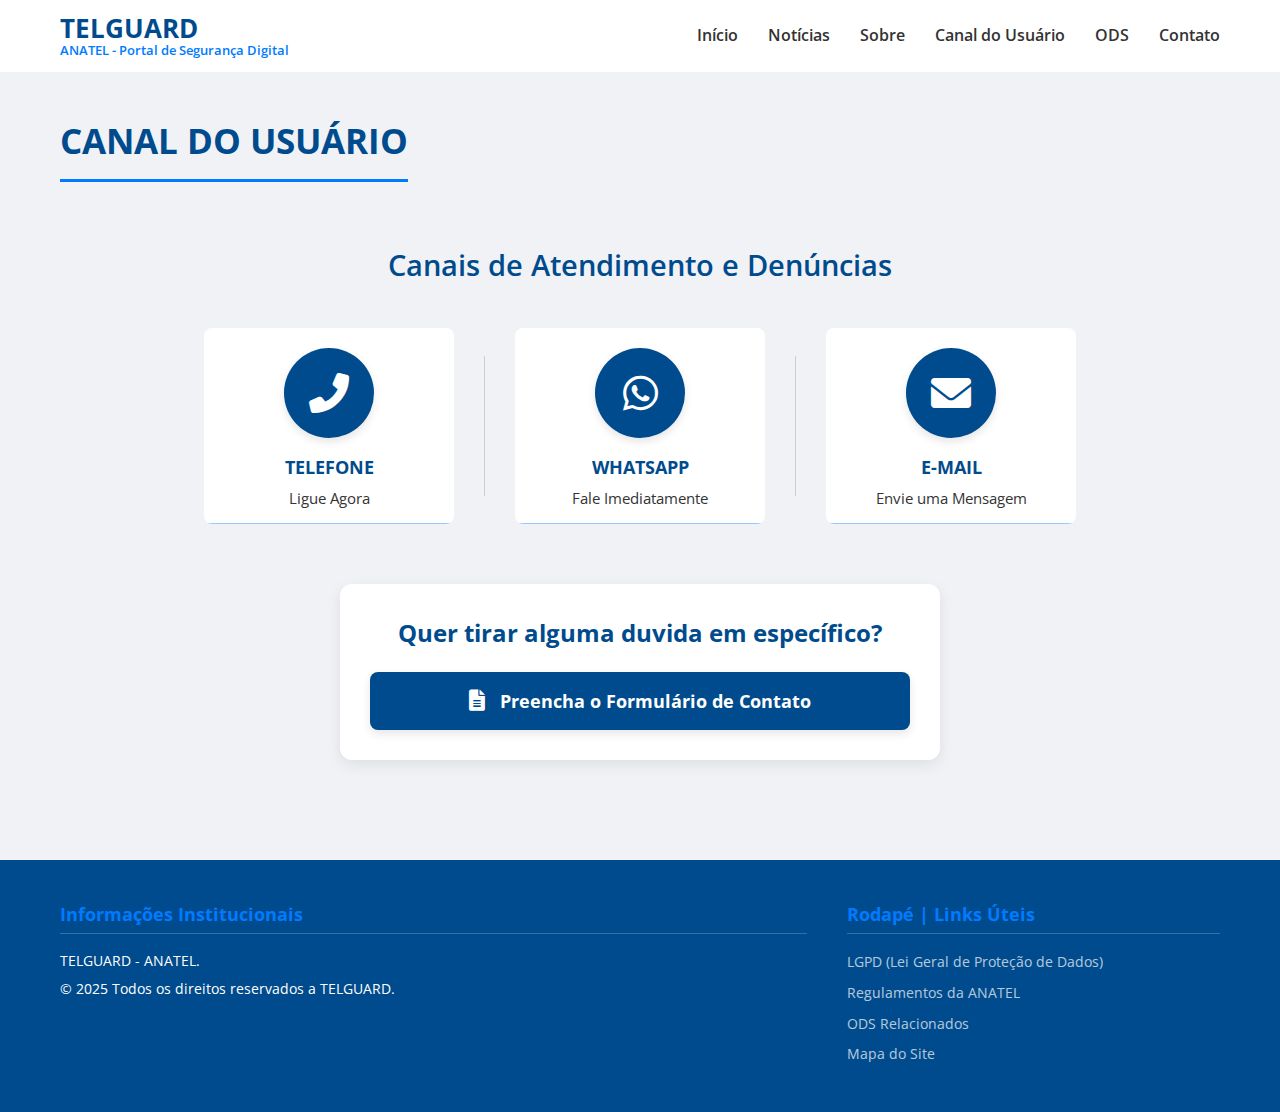
<file: Trabalho tanizaka/Canal do usuario/page/index.html>
<!DOCTYPE html>
<html lang="pt-BR">
<head>
    <meta charset="UTF-8">
    <meta name="viewport" content="width=device-width, initial-scale=1.0">
    <title>TELGUARD - Canal do Usuário</title>
    
    <link rel="stylesheet" href="../../comum.css">
    <link rel="stylesheet" href="../style/style.css"> 
    
    <link href="https://fonts.googleapis.com/css2?family=Open+Sans:wght@400;600;700&display=swap" rel="stylesheet">
    <link rel="stylesheet" href="https://cdnjs.cloudflare.com/ajax/libs/font-awesome/6.0.0-beta3/css/all.min.css">
</head>
<body>
    <header class="cabecalho">
        <div class="container header-grid">
            <div class="logotipo">
                <a href="../../Pagina home/page/Index.html">
                    <span class="logo-texto">TELGUARD</span>
                    <span class="sub-texto">ANATEL - Portal de Segurança Digital</span>
                </a>
            </div>
            
            <nav class="menu-navegacao">
                <ul>
                    <li><a href="../../Pagina home/page/Index.html">Início</a></li>
                    <li><a href="../../Pagina de noticias/page/noticias.html">Notícias</a></li>
                    <li><a href="../../pagina sobre/page/index.html">Sobre</a></li>
                    <li><a href="index.html" class="active">Canal do Usuário</a></li>
                    <li><a href="../../pagina ods/page/ods.html">ODS</a></li>
                    <li><a href="../../pagina contato/page/index.html">Contato</a></li>
                </ul>
            </nav>

            <button class="menu-mobile-btn" aria-label="Abrir Menu">
                <i class="fas fa-bars"></i>
            </button>
        </div>
    </header>

    <main class="canal-usuario-main">
        <div class="container">
            <h1 class="titulo-pagina">CANAL DO USUÁRIO</h1>
            
            <section class="duvidas-section">
                <h2>Canais de Atendimento e Denúncias</h2>
                
                <div class="opcoes-contato">
                    
                    <div class="contato-card card-telefone">
                        <div class="icone-box"><i class="fas fa-phone-alt"></i></div>
                        <span class="contato-label">TELEFONE</span>
                        <span class="texto-acao">Ligue Agora</span> 
                        <div class="info-hover"> (11) 97857-0243 </div>
                    </div>
                    
                    <div class="divisor-vertical"></div>

                    <a href="https://linktr.ee/predestinadoyzk." 
                       class="contato-card card-whatsapp" 
                       target="_blank">
                        <div class="icone-box"><i class="fab fa-whatsapp"></i></div>
                        <span class="contato-label">WHATSAPP</span>
                        <span class="texto-acao">Fale Imediatamente</span>
                        <div class="info-hover"> Entre em Contato </div>
                    </a>

                    <div class="divisor-vertical"></div>

                    <div class="contato-card card-email">
                        <div class="icone-box"><i class="fas fa-envelope"></i></div>
                        <span class="contato-label">E-MAIL</span>
                        <span class="texto-acao">Envie uma Mensagem</span>
                        <div class="info-hover"> ads2semestre@telguard.italo.br </div>
                    </div>
                </div>

                <div class="cta-formulario-container">
                    <h3>Quer tirar alguma duvida em específico?</h3>
                    <a href="../../pagina contato/page/index.html" class="btn-formulario">
                        <i class="fas fa-file-alt"></i> Preencha o Formulário de Contato
                    </a>
                </div>

            </section>
        </div>
    </main>

    <footer class="rodape">
        <div class="container footer-grid">
            
            <div class="coluna-institucional">
                <h4>Informações Institucionais</h4>
                <p>TELGUARD - ANATEL.</p>
                <p>&copy; 2025 Todos os direitos reservados a TELGUARD.</p>
            </div>
            
            <div class="coluna-links-uteis">
                <h4>Rodapé | Links Úteis</h4>
                <ul>
                    <li><a href="#">LGPD (Lei Geral de Proteção de Dados)</a></li>
                    <li><a href="#">Regulamentos da ANATEL</a></li>
                    <li><a href="../../pagina ods/page/ods.html">ODS Relacionados</a></li>
                    <li><a href="#">Mapa do Site</a></li>
                </ul>
            </div>
        </div>
    </footer>

    </body>
</html>
</file>
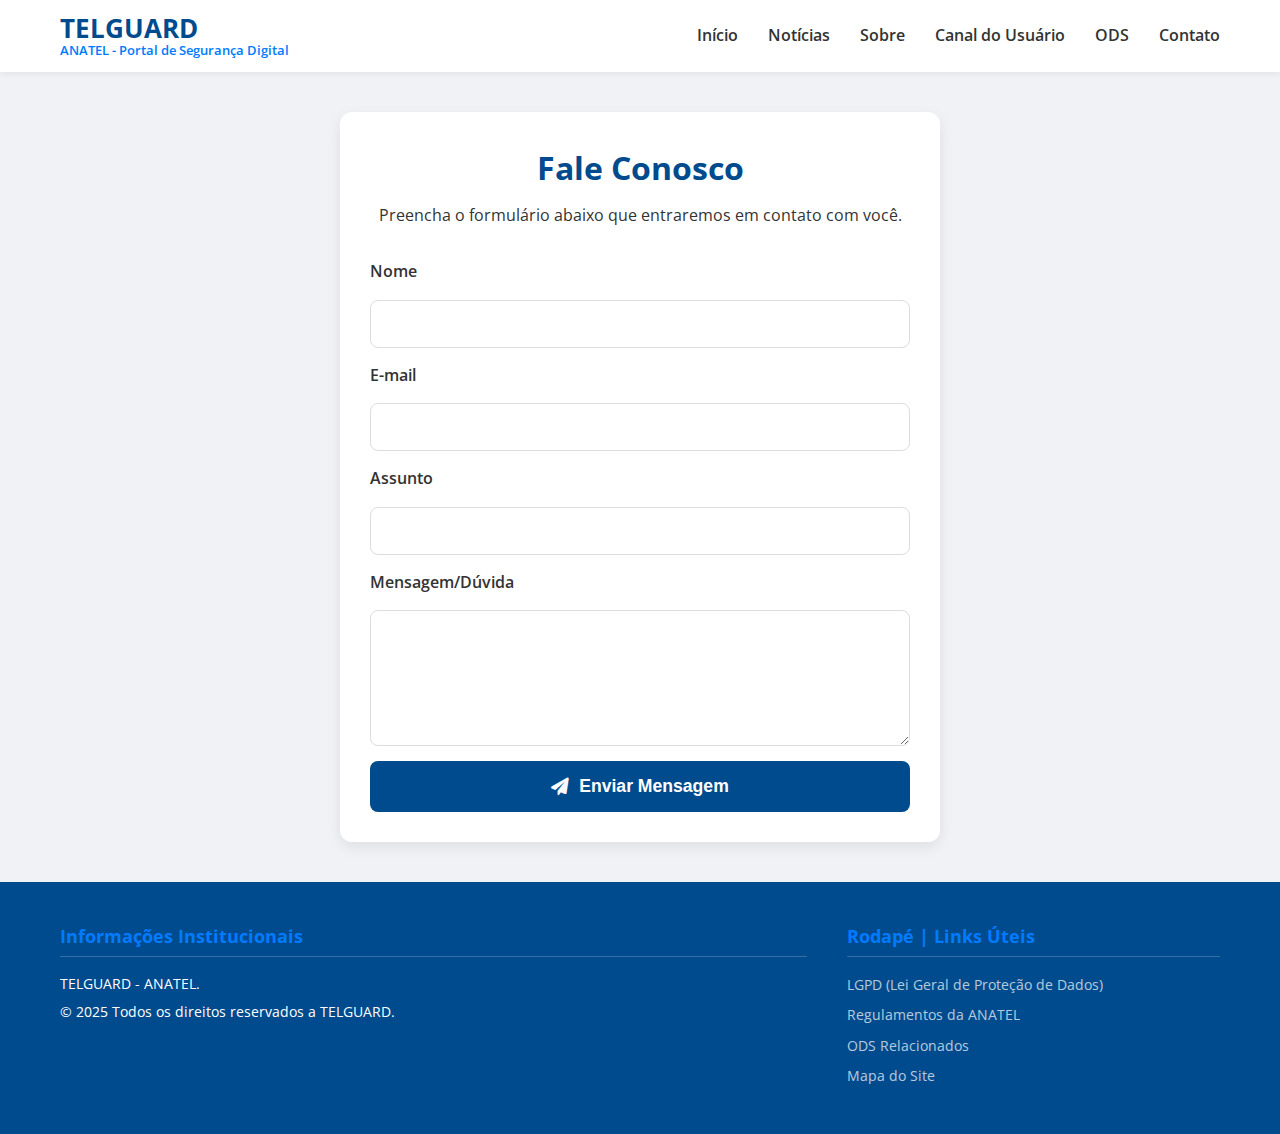
<file: Trabalho tanizaka/pagina contato/page/index.html>
<!DOCTYPE html>
<html lang="pt-BR">
<head>
    <meta charset="UTF-8">
    <meta name="viewport" content="width=device-width, initial-scale=1.0">
    <title>TELGUARD - Contato</title>
    
    <link rel="stylesheet" href="../../comum.css">
    <link rel="stylesheet" href="../style/style.css"> 
    
    <link href="https://fonts.googleapis.com/css2?family=Open+Sans:wght@400;600;700&display=swap" rel="stylesheet">
    <link rel="stylesheet" href="https://cdnjs.cloudflare.com/ajax/libs/font-awesome/6.0.0-beta3/css/all.min.css">
</head>
<body>
    <header class="cabecalho">
        <div class="container header-grid">
            <div class="logotipo">
                <a href="/Pagina home/page/Index.html">
                    <span class="logo-texto">TELGUARD</span>
                    <span class="sub-texto">ANATEL - Portal de Segurança Digital</span>
                </a>
            </div>
            
            <nav class="menu-navegacao">
                <ul>
                    <li><a href="../../Pagina home/page/Index.html">Início</a></li>
                    <li><a href="../../Pagina de noticias/page/noticias.html">Notícias</a></li>
                    <li><a href="../../pagina sobre/page/index.html">Sobre</a></li>
                    <li><a href="../../Canal do usuario/page/index.html">Canal do Usuário</a></li>
                    <li><a href="../../pagina ods/page/ods.html">ODS</a></li>
                    <li><a href="index.html" class="active">Contato</a></li>
                </ul>
            </nav>

            <button class="menu-mobile-btn" aria-label="Abrir Menu">
                <i class="fas fa-bars"></i>
            </button>
        </div>
    </header>

    <main>
        <section class="contact-section">
            <h2>Fale Conosco</h2>
            <p>Preencha o formulário abaixo que entraremos em contato com você.</p>

            <form class="contact-form" id="contact-form">
                <label for="nome">Nome</label>
                <input type="text" id="nome" name="nome" required>

                <label for="email">E-mail</label>
                <input type="email" id="email" name="email" required>
                
                <label for="assunto">Assunto</label>
                <input type="text" id="assunto" name="assunto" required>

                <label for="mensagem">Mensagem/Dúvida</label>
                <textarea id="mensagem" name="mensagem" rows="5" required></textarea>

                <button type="submit">
                    <i class="fas fa-paper-plane"></i> Enviar Mensagem
                </button>
            </form>

            <div id="success-alert" class="success-alert" style="display: none;">
                <p>Obrigado pelo seu contato! Entraremos em contato em breve.</p>
            </div>
        </section>
    </main>

    <footer class="rodape">
        <div class="container footer-grid">
            
            <div class="coluna-institucional">
                <h4>Informações Institucionais</h4>
                <p>TELGUARD - ANATEL.</p>
                <p>&copy; 2025 Todos os direitos reservados a TELGUARD.</p>
            </div>
            
            <div class="coluna-links-uteis">
                <h4>Rodapé | Links Úteis</h4>
                <ul>
                    <li><a href="#">LGPD (Lei Geral de Proteção de Dados)</a></li>
                    <li><a href="#">Regulamentos da ANATEL</a></li>
                    <li><a href="/pagina ods/page/ods.html">ODS Relacionados</a></li>
                    <li><a href="#">Mapa do Site</a></li>
                </ul>
            </div>
        </div>
    </footer>

    <script>
        document.getElementById('contact-form').addEventListener('submit', function(e) {
            e.preventDefault();
            
            // Mostrar alerta no centro da tela
            const successAlert = document.getElementById('success-alert');
            successAlert.style.display = 'block';
            
            // Limpar o formulário
            this.reset();
            
            // Esconder a mensagem após 3 segundos
            setTimeout(function() {
                successAlert.style.display = 'none';
            }, 3000);
        });
    </script>
</body>
</html>
</file>
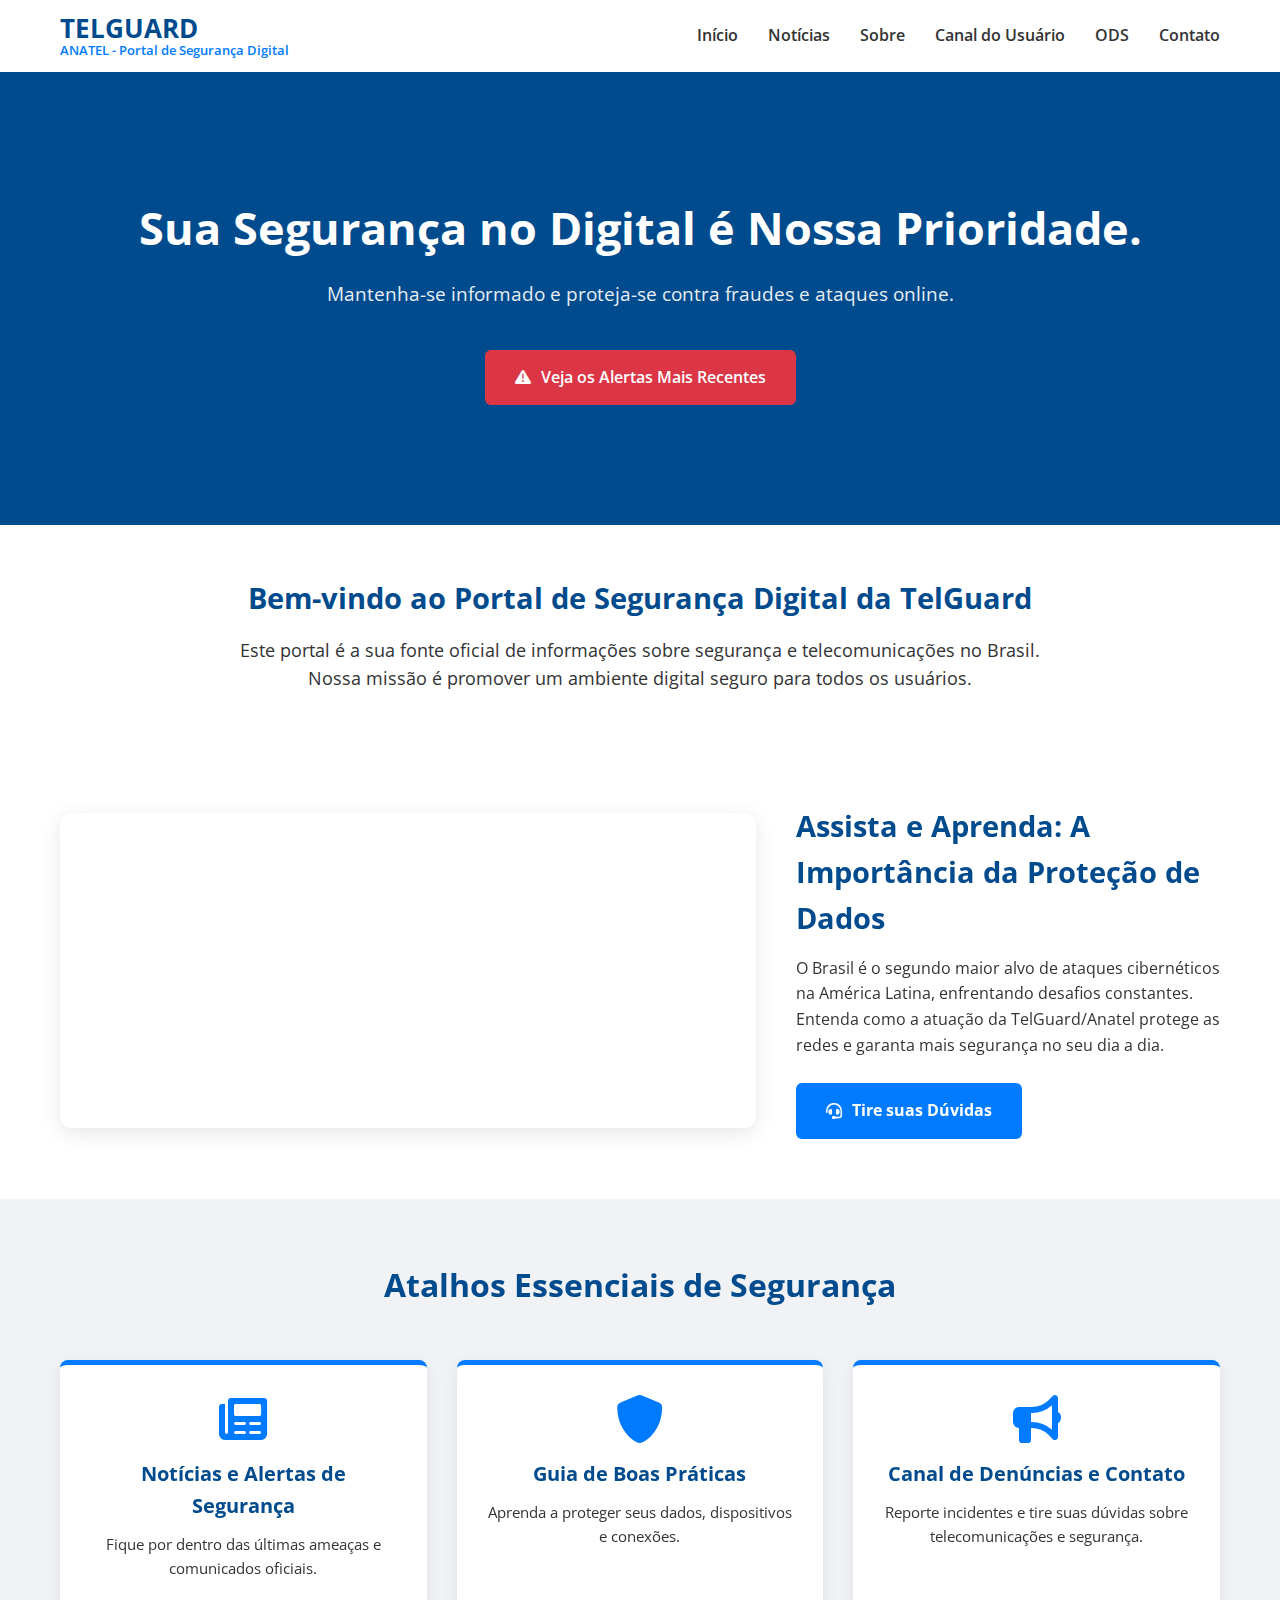
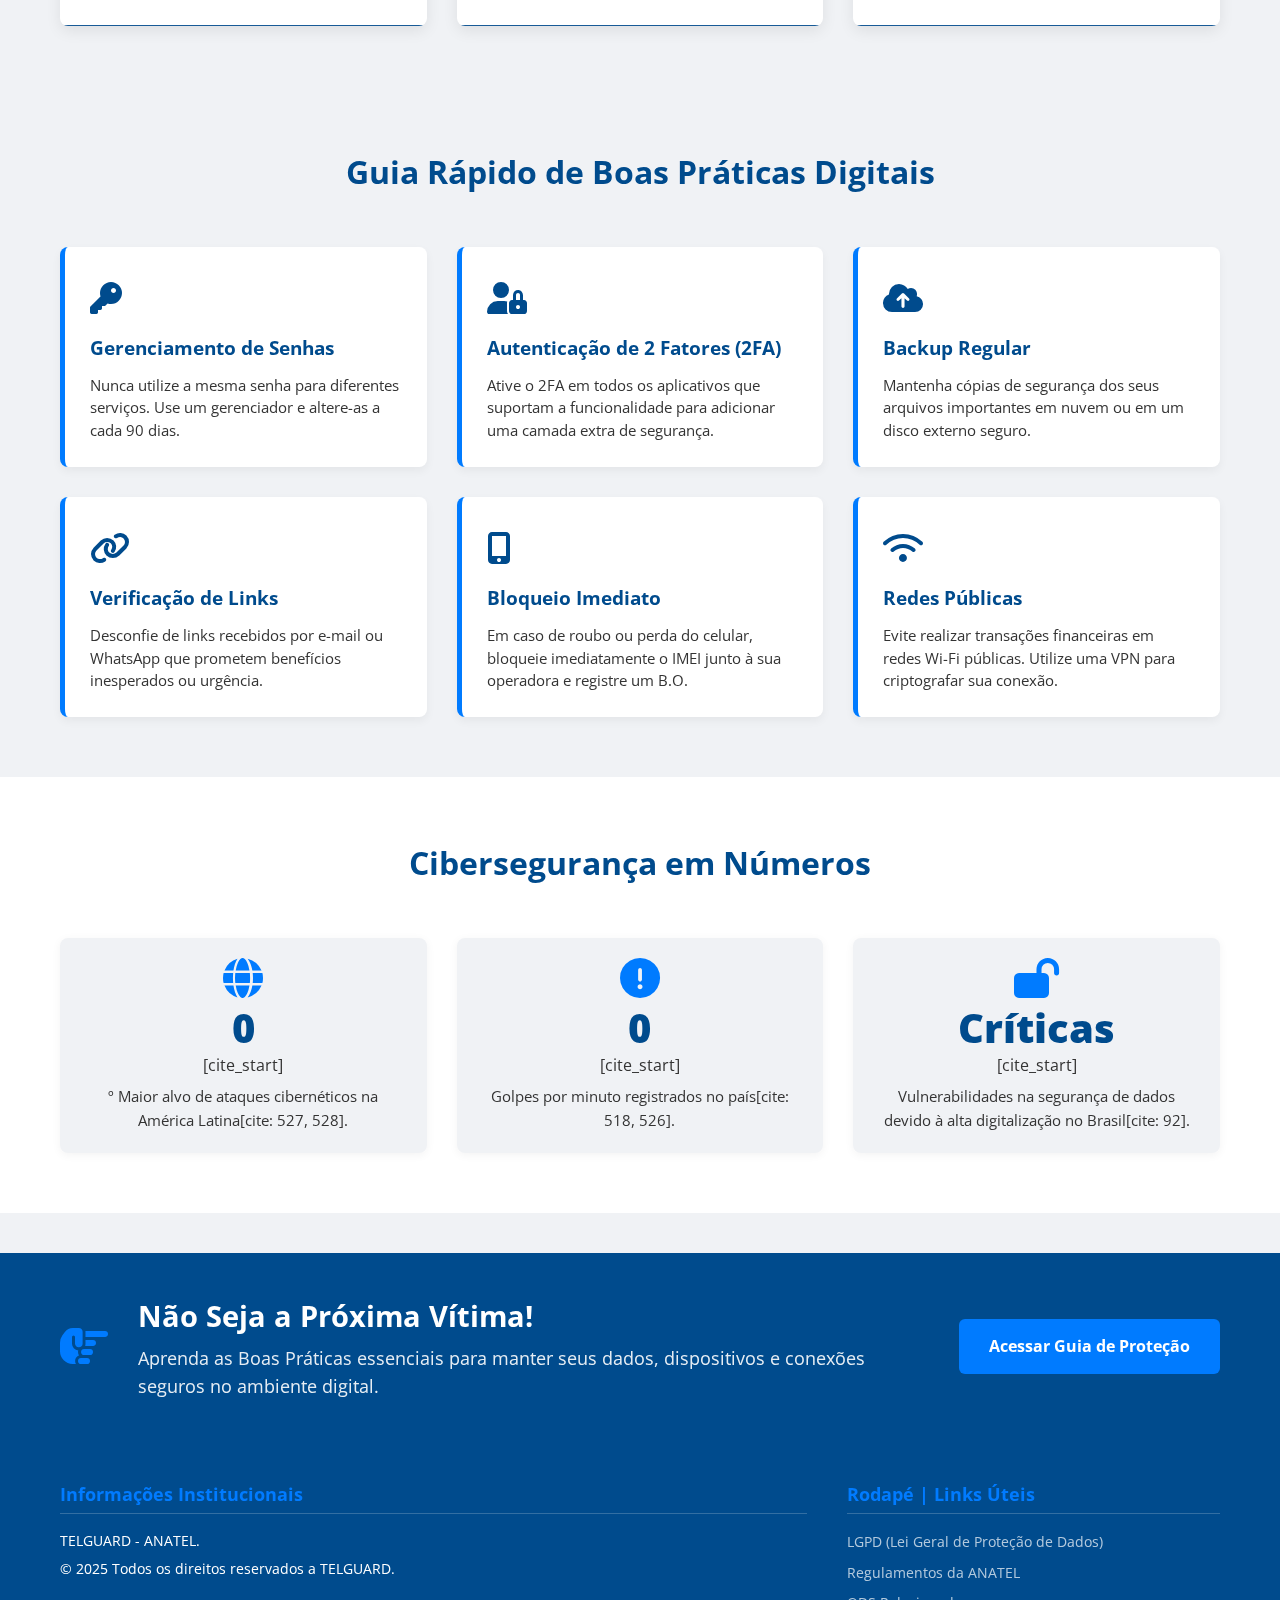
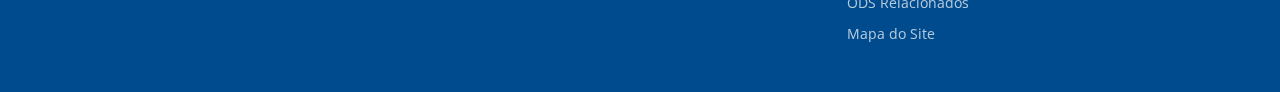
<file: Trabalho tanizaka/Pagina home/page/Index.html>
<!DOCTYPE html>
<html lang="pt-BR">
<head>
    <meta charset="UTF-8">
    <meta name="viewport" content="width=device-width, initial-scale=1.0">
    <title>TELGUARD - Portal de Segurança Digital</title>
    
    <link rel="stylesheet" href="../style/style.css"> 
    <link rel="stylesheet" href="../../comum.css">
    
    <link href="https://fonts.googleapis.com/css2?family=Open+Sans:wght@400;600;700&display=swap" rel="stylesheet">
    <link rel="stylesheet" href="https://cdnjs.cloudflare.com/ajax/libs/font-awesome/6.0.0-beta3/css/all.min.css">
</head>
<body>
    <header class="cabecalho">
        <div class="container header-grid">
                <div class="logotipo">
                <a href="Index.html">
                    <span class="logo-texto">TELGUARD</span>
                    <span class="sub-texto">ANATEL - Portal de Segurança Digital</span>
                </a>
            </div>
            
            <nav class="menu-navegacao">
                <ul>
                    <li><a href="Index.html" class="active">Início</a></li>
                    <li><a href="../../Pagina de noticias/page/noticias.html">Notícias</a></li>
                    <li><a href="../../pagina sobre/page/index.html">Sobre</a></li>
                    <li><a href="../../Canal do usuario/page/index.html">Canal do Usuário</a></li>
                    <li><a href="../../pagina ods/page/ods.html">ODS</a></li>
                    <li><a href="../../pagina contato/page/index.html">Contato</a></li>
                </ul>
            </nav>

            <button class="menu-mobile-btn" aria-label="Abrir Menu">
                <i class="fas fa-bars"></i>
            </button>
        </div>
    </header>

    <main>
        <section class="banner-principal">
            <div class="container banner-conteudo">
                <h1>Sua Segurança no Digital é Nossa Prioridade.</h1>
                <p>Mantenha-se informado e proteja-se contra fraudes e ataques online.</p>
                <a href="../../Pagina de noticias/page/noticias.html" class="btn-alerta"> 
                    <i class="fas fa-exclamation-triangle"></i> Veja os Alertas Mais Recentes
                </a>
            </div>
        </section>

        <section class="introducao">
            <div class="container">
                <h2>Bem-vindo ao Portal de Segurança Digital da TelGuard</h2>
                <p>Este portal é a sua fonte oficial de informações sobre segurança e telecomunicações no Brasil. Nossa missão é promover um ambiente digital seguro para todos os usuários.</p>
            </div>
        </section>
        
        <section class="video-destaque">
            <div class="container video-conteudo">
                <div class="video-box">
                    <iframe 
                        width="100%" 
                        height="315" 
                        src="https://www.youtube.com/embed/NT6ZQPlfsYE" 
                        title="Vídeo de Segurança Digital" 
                        frameborder="0" 
                        allow="accelerometer; autoplay; clipboard-write; encrypted-media; gyroscope; picture-in-picture" 
                        allowfullscreen>
                    </iframe>
                </div>
                <div class="video-texto">
                    <h3>Assista e Aprenda: A Importância da Proteção de Dados</h3>
                    <p>O Brasil é o segundo maior alvo de ataques cibernéticos na América Latina, enfrentando desafios constantes. Entenda como a atuação da TelGuard/Anatel protege as redes e garanta mais segurança no seu dia a dia.</p>
                    <a href="../../Canal do usuario/page/index.html" class="btn-cta">
                        <i class="fas fa-headset"></i> Tire suas Dúvidas
                    </a>
                </div>
            </div>
        </section>
        
        <section class="destaques">
            <div class="container">
                <h2 class="titulo-secao-central">Atalhos Essenciais de Segurança</h2>
                <div class="destaques-grid">
                    
                    <a href="../../Pagina de noticias/page/noticias.html" class="card-destaque">
                        <i class="fas fa-newspaper"></i>
                        <h3>Notícias e Alertas de Segurança</h3>
                        <p>Fique por dentro das últimas ameaças e comunicados oficiais.</p>
                        <div class="card-info-extra">
                            Novos comunicados sobre golpes e vulnerabilidades nas redes.
                        </div>
                    </a>
                    
                    <a href="#guia-praticas" class="card-destaque">
                        <i class="fas fa-shield-alt"></i>
                        <h3>Guia de Boas Práticas</h3>
                        <p>Aprenda a proteger seus dados, dispositivos e conexões.</p>
                        <div class="card-info-extra">
                            Dicas práticas para configurar senhas, VPNs e autenticação em 2 fatores.
                        </div>
                    </a>
                    
                    <a href="../../Canal do usuario/page/index.html" class="card-destaque">
                        <i class="fas fa-bullhorn"></i>
                        <h3>Canal de Denúncias e Contato</h3>
                        <p>Reporte incidentes e tire suas dúvidas sobre telecomunicações e segurança.</p>
                        <div class="card-info-extra">
                            Use nossos canais de contato (telefone, e-mail, formulário) para denúncias.
                        </div>
                    </a>
                </div>
            </div>
        </section>
        
        <section class="guia-praticas" id="guia-praticas">
            <div class="container">
                <h2 class="titulo-secao-central">Guia Rápido de Boas Práticas Digitais</h2>
                <div class="guia-praticas-grid">
                    <div class="pratica-item">
                        <div class="icone-pratica"><i class="fas fa-key"></i></div>
                        <h3>Gerenciamento de Senhas</h3>
                        <p>Nunca utilize a mesma senha para diferentes serviços. Use um gerenciador e altere-as a cada 90 dias.</p>
                    </div>
                    <div class="pratica-item">
                        <div class="icone-pratica"><i class="fas fa-user-lock"></i></div>
                        <h3>Autenticação de 2 Fatores (2FA)</h3>
                        <p>Ative o 2FA em todos os aplicativos que suportam a funcionalidade para adicionar uma camada extra de segurança.</p>
                    </div>
                    <div class="pratica-item">
                        <div class="icone-pratica"><i class="fas fa-cloud-upload-alt"></i></div>
                        <h3>Backup Regular</h3>
                        <p>Mantenha cópias de segurança dos seus arquivos importantes em nuvem ou em um disco externo seguro.</p>
                    </div>
                    <div class="pratica-item">
                        <div class="icone-pratica"><i class="fas fa-link"></i></div>
                        <h3>Verificação de Links</h3>
                        <p>Desconfie de links recebidos por e-mail ou WhatsApp que prometem benefícios inesperados ou urgência.</p>
                    </div>
                    <div class="pratica-item">
                        <div class="icone-pratica"><i class="fas fa-mobile-alt"></i></div>
                        <h3>Bloqueio Imediato</h3>
                        <p>Em caso de roubo ou perda do celular, bloqueie imediatamente o IMEI junto à sua operadora e registre um B.O.</p>
                    </div>
                    <div class="pratica-item">
                        <div class="icone-pratica"><i class="fas fa-wifi"></i></div>
                        <h3>Redes Públicas</h3>
                        <p>Evite realizar transações financeiras em redes Wi-Fi públicas. Utilize uma VPN para criptografar sua conexão.</p>
                    </div>
                </div>
            </div>
        </section>

        <section class="estatisticas">
            <div class="container">
                <h2 class="titulo-secao-central">Cibersegurança em Números</h2>
                <div class="estatisticas-grid" id="estatisticas-grid">
                    <div class="estatistica-item">
                        <i class="fas fa-globe"></i>
                        <p class="numero" id="alvo1" data-alvo="2">0</p>
                        [cite_start]<p class="descricao">º Maior alvo de ataques cibernéticos na América Latina[cite: 527, 528].</p>
                    </div>
                    <div class="estatistica-item">
                        <i class="fas fa-exclamation-circle"></i>
                        <p class="numero" id="alvo2" data-alvo="1379">0</p>
                        [cite_start]<p class="descricao">Golpes por minuto registrados no país[cite: 518, 526].</p>
                    </div>
                    <div class="estatistica-item">
                        <i class="fas fa-lock-open"></i>
                        <p class="numero">Críticas</p>
                        [cite_start]<p class="descricao">Vulnerabilidades na segurança de dados devido à alta digitalização no Brasil[cite: 92].</p>
                    </div>
                </div>
            </div>
        </section>
        
        <section class="cta-secundaria">
            <div class="container cta-conteudo">
                <i class="fas fa-hand-point-right"></i>
                <div>
                    <h3>Não Seja a Próxima Vítima!</h3>
                    <p>Aprenda as Boas Práticas essenciais para manter seus dados, dispositivos e conexões seguros no ambiente digital.</p>
                </div>
                <a href="#guia-praticas" class="btn-cta">
                    Acessar Guia de Proteção
                </a>
            </div>
        </section>
        
    </main>

    <footer class="rodape">
        <div class="container footer-grid">
            
            <div class="coluna-institucional">
                <h4>Informações Institucionais</h4>
                <p>TELGUARD - ANATEL.</p>
                <p>&copy; 2025 Todos os direitos reservados a TELGUARD.</p>
            </div>
            
            <div class="coluna-links-uteis">
                <h4>Rodapé | Links Úteis</h4>
                <ul>
                    <li><a href="#">LGPD (Lei Geral de Proteção de Dados)</a></li>
                    <li><a href="#">Regulamentos da ANATEL</a></li>
                    <li><a href="/pagina ods/page/ods.html">ODS Relacionados</a></li>
                    <li><a href="#">Mapa do Site</a></li>
                </ul>
            </div>
        </div>
    </footer>

    <script src="../script/script.js"></script> 
</body>
</html>
</file>
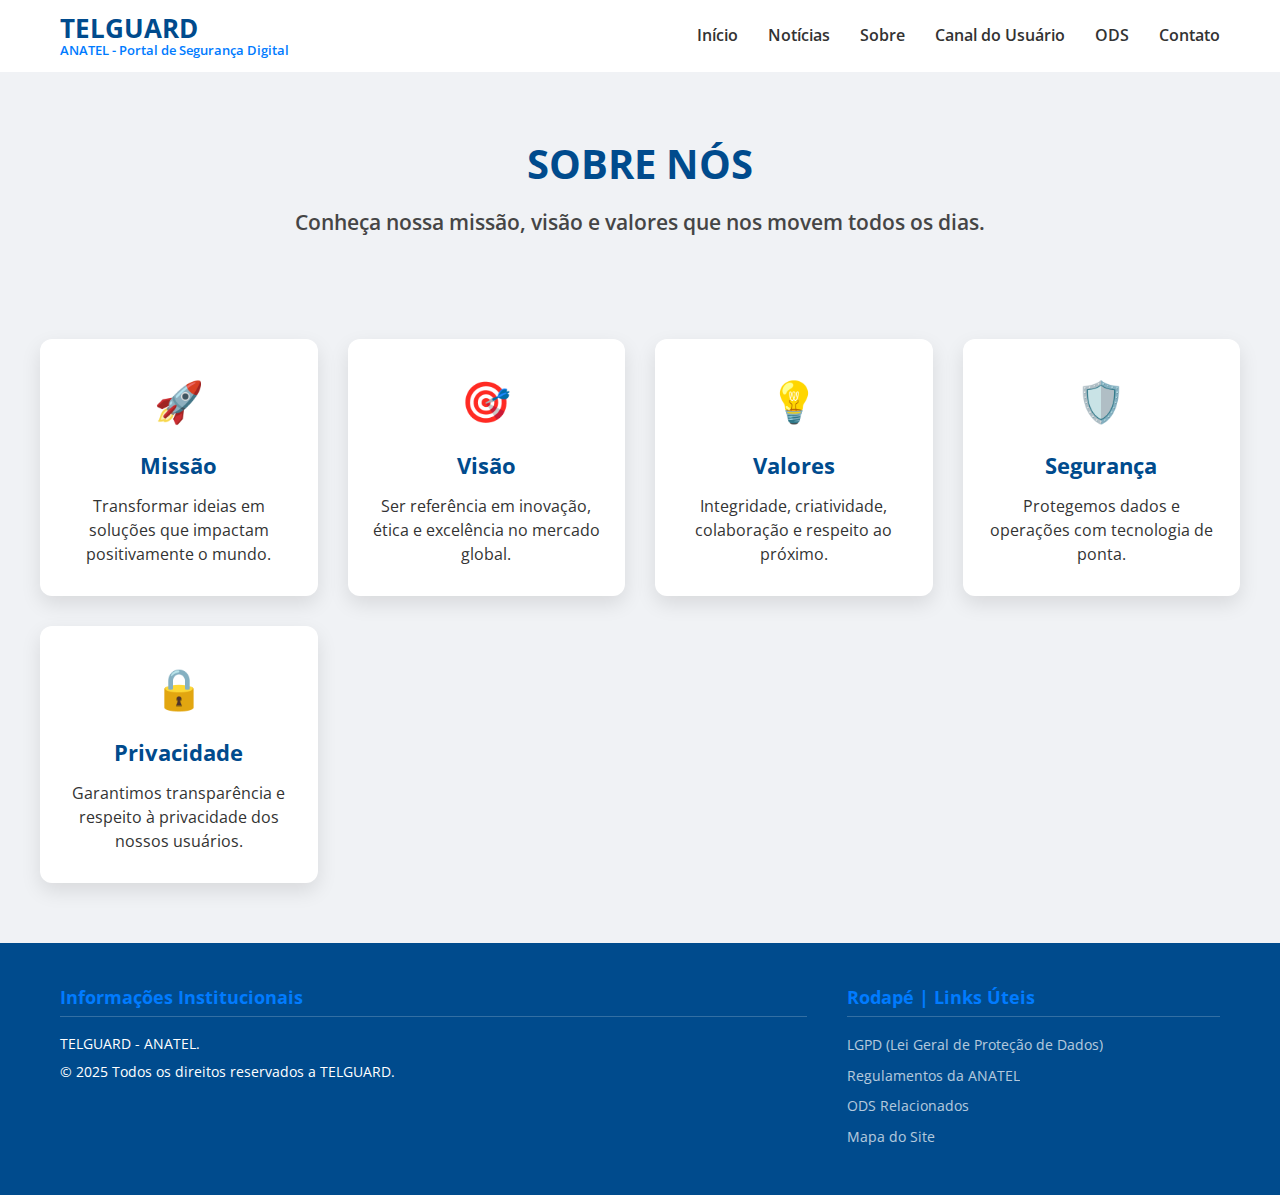
<file: Trabalho tanizaka/pagina sobre/page/index.html>
<!DOCTYPE html>
<html lang="pt-BR">
<head>
    <meta charset="UTF-8">
    <meta name="viewport" content="width=device-width, initial-scale=1.0">
    <title>TELGUARD - Sobre Nós</title>
    
    <link rel="stylesheet" href="../../comum.css">
    
    <link rel="stylesheet" href="../style/principal-style.css">
    
    <link href="https://fonts.googleapis.com/css2?family=Open+Sans:wght@400;600;700&display=swap" rel="stylesheet">
    <link rel="stylesheet" href="https://cdnjs.cloudflare.com/ajax/libs/font-awesome/6.0.0-beta3/css/all.min.css">
</head>
<body>
    <header class="cabecalho">
        <div class="container header-grid">
            <div class="logotipo">
                <a href="index.html">
                    <span class="logo-texto">TELGUARD</span>
                    <span class="sub-texto">ANATEL - Portal de Segurança Digital</span>
                </a>
            </div>
            
            <nav class="menu-navegacao">
                <ul>
                    <li><a href="../../Pagina home/page/Index.html">Início</a></li>
                    <li><a href="../../Pagina de noticias/page/noticias.html">Notícias</a></li>
                    <li><a href="index.html">Sobre</a></li>
                    <li><a href="../../Canal do usuario/page/index.html">Canal do Usuário</a></li>
                    <li><a href="../../pagina ods/page/ods.html">ODS</a></li>
                    <li><a href="../../pagina contato/page/index.html">Contato</a></li>
                </ul>
            </nav>

            <button class="menu-mobile-btn" aria-label="Abrir Menu">
                <i class="fas fa-bars"></i>
            </button>
        </div>
    </header>

    <main>
        <section class="hero">
            <h2>SOBRE NÓS</h2>
            <p>Conheça nossa missão, visão e valores que nos movem todos os dias.</p>
        </section>

        <section class="cards container">
            <a href="missao.html" class="card-link">
                <div class="card">
                    <div class="icon">🚀</div>
                    <h3>Missão</h3>
                    <p>Transformar ideias em soluções que impactam positivamente o mundo.</p>
                </div>
            </a>
            <a href="visao.html" class="card-link">
                <div class="card">
                    <div class="icon">🎯</div>
                    <h3>Visão</h3>
                    <p>Ser referência em inovação, ética e excelência no mercado global.</p>
                </div>
            </a>
            <a href="valores.html" class="card-link">
                <div class="card">
                    <div class="icon">💡</div>
                    <h3>Valores</h3>
                    <p>Integridade, criatividade, colaboração e respeito ao próximo.</p>
                </div>
            </a>
            <a href="seguranca.html" class="card-link">
                <div class="card">
                    <div class="icon">🛡️</div>
                    <h3>Segurança</h3>
                    <p>Protegemos dados e operações com tecnologia de ponta.</p>
                </div>
            </a>
            <a href="privacidade.html" class="card-link">
                <div class="card">
                    <div class="icon">🔒</div>
                    <h3>Privacidade</h3>
                    <p>Garantimos transparência e respeito à privacidade dos nossos usuários.</p>
                </div>
            </a>
        </section>
    </main>

    <footer class="rodape">
        <div class="container footer-grid">
            
            <div class="coluna-institucional">
                <h4>Informações Institucionais</h4>
                <p>TELGUARD - ANATEL.</p>
                <p>&copy; 2025 Todos os direitos reservados a TELGUARD.</p>
            </div>
            
            <div class="coluna-links-uteis">
                <h4>Rodapé | Links Úteis</h4>
                <ul>
                    <li><a href="#">LGPD (Lei Geral de Proteção de Dados)</a></li>
                    <li><a href="#">Regulamentos da ANATEL</a></li>
                    <li><a href="/pagina ods/page/ods.html">ODS Relacionados</a></li>
                    <li><a href="#">Mapa do Site</a></li>
                </ul>
            </div>
        </div>
    </footer>
</body>
</html>
</file>
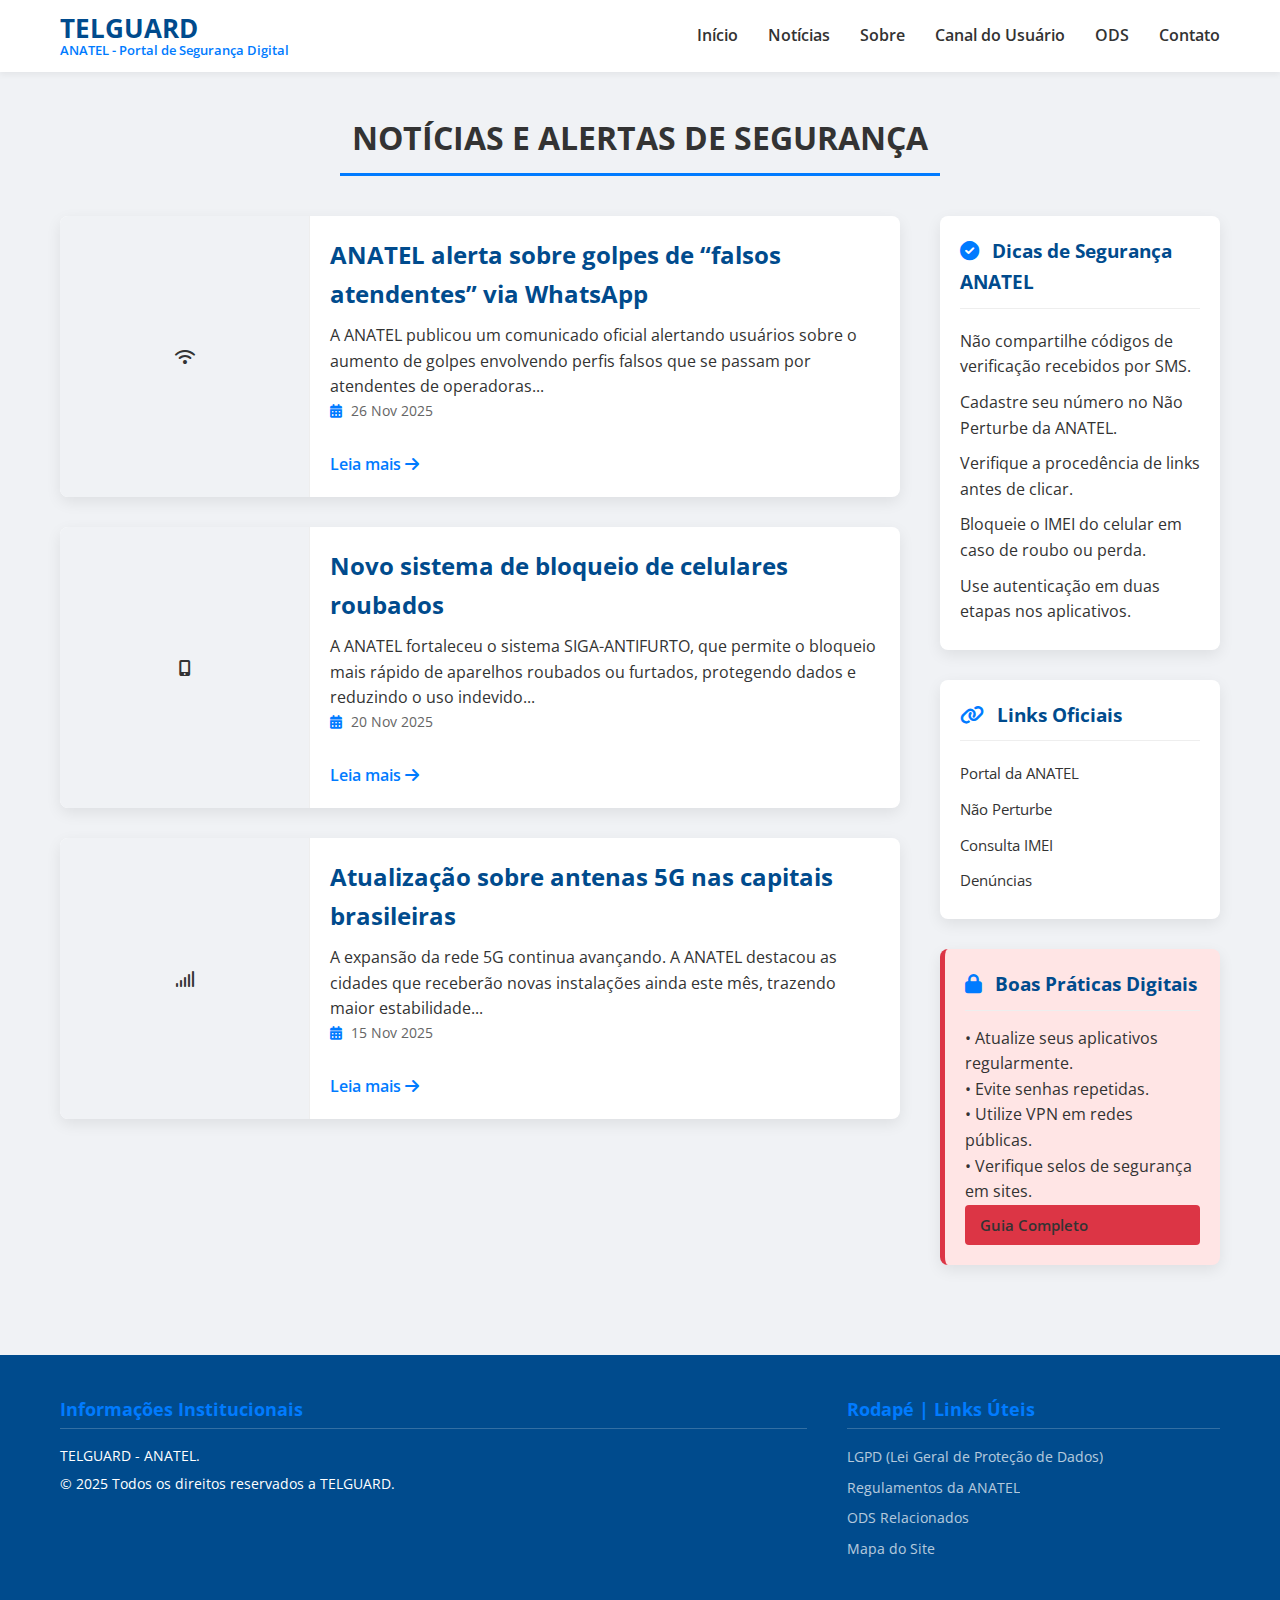
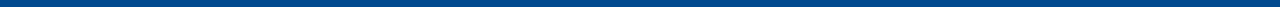
<file: Trabalho tanizaka/Pagina de noticias/page/noticias.html>
<!DOCTYPE html>
<html lang="pt-BR">
<head>
    <meta charset="UTF-8">
    <meta name="viewport" content="width=device-width, initial-scale=1.0">
    <title>TELGUARD - Notícias e Alertas de Segurança</title>
    
    <link rel="stylesheet" href="../../comum.css"> 
    <link rel="stylesheet" href="../style/style.css"> 
    
    <link href="https://fonts.googleapis.com/css2?family=Open+Sans:wght@400;600;700&display=swap" rel="stylesheet">
    <link rel="stylesheet" href="https://cdnjs.cloudflare.com/ajax/libs/font-awesome/6.0.0-beta3/css/all.min.css">
</head>
<body>
    <header class="cabecalho">
        <div class="container header-grid">
            <div class="logotipo">
                <a href="/Pagina home/page/Index.html">
                    <span class="logo-texto">TELGUARD</span>
                    <span class="sub-texto">ANATEL - Portal de Segurança Digital</span>
                </a>
            </div>
            
            <nav class="menu-navegacao">
                <ul>
                    <li><a href="../../Pagina home/page/Index.html">Início</a></li>
                    <li><a href="noticias.html" class="active">Notícias</a></li>
                    <li><a href="../../pagina sobre/page/index.html">Sobre</a></li>
                    <li><a href="../../Canal do usuario/page/index.html">Canal do Usuário</a></li>
                    <li><a href="../../pagina ods/page/ods.html">ODS</a></li>
                    <li><a href="../../pagina contato/page/index.html">Contato</a></li>
                </ul>
            </nav>

            <button class="menu-mobile-btn" aria-label="Abrir Menu">
                <i class="fas fa-bars"></i>
            </button>
        </div>
    </header>

    <main class="noticias-main">
        <div class="container">
            <h1 class="titulo-pagina">NOTÍCIAS E ALERTAS DE SEGURANÇA</h1>
            
            <div class="noticias-layout">
                
                <section class="lista-noticias">

                    <article class="noticia-card">
                        <div class="noticia-imagem placeholder-vazio"><i class="fas fa-wifi"></i></div>
                        <div class="noticia-conteudo">
                            <h3>ANATEL alerta sobre golpes de “falsos atendentes” via WhatsApp</h3>
                            <p>A ANATEL publicou um comunicado oficial alertando usuários sobre o aumento de golpes envolvendo perfis falsos que se passam por atendentes de operadoras...</p>
                            <div class="noticia-meta"><i class="fas fa-calendar-alt"></i> 26 Nov 2025</div>
                            <a href="#" class="btn-leia-mais">Leia mais <i class="fas fa-arrow-right"></i></a>
                        </div>
                    </article>

                    <article class="noticia-card">
                        <div class="noticia-imagem placeholder-vazio"><i class="fas fa-mobile-alt"></i></div>
                        <div class="noticia-conteudo">
                            <h3>Novo sistema de bloqueio de celulares roubados</h3>
                            <p>A ANATEL fortaleceu o sistema SIGA-ANTIFURTO, que permite o bloqueio mais rápido de aparelhos roubados ou furtados, protegendo dados e reduzindo o uso indevido...</p>
                            <div class="noticia-meta"><i class="fas fa-calendar-alt"></i> 20 Nov 2025</div>
                            <a href="#" class="btn-leia-mais">Leia mais <i class="fas fa-arrow-right"></i></a>
                        </div>
                    </article>

                    <article class="noticia-card">
                        <div class="noticia-imagem placeholder-vazio"><i class="fas fa-signal"></i></div>
                        <div class="noticia-conteudo">
                            <h3>Atualização sobre antenas 5G nas capitais brasileiras</h3>
                            <p>A expansão da rede 5G continua avançando. A ANATEL destacou as cidades que receberão novas instalações ainda este mês, trazendo maior estabilidade...</p>
                            <div class="noticia-meta"><i class="fas fa-calendar-alt"></i> 15 Nov 2025</div>
                            <a href="#" class="btn-leia-mais">Leia mais <i class="fas fa-arrow-right"></i></a>
                        </div>
                    </article>
                    
                </section>
                
                <aside class="sidebar">
                    <div class="sidebar-widget">
                        <h3><i class="fas fa-check-circle"></i> Dicas de Segurança ANATEL</h3>
                        <ul class="lista-dicas">
                            <li>Não compartilhe códigos de verificação recebidos por SMS.</li>
                            <li>Cadastre seu número no Não Perturbe da ANATEL.</li>
                            <li>Verifique a procedência de links antes de clicar.</li>
                            <li>Bloqueie o IMEI do celular em caso de roubo ou perda.</li>
                            <li>Use autenticação em duas etapas nos aplicativos.</li>
                        </ul>
                    </div>

                    <div class="sidebar-widget">
                        <h3><i class="fas fa-link"></i> Links Oficiais</h3>
                        <ul class="links-oficiais">
                            <li><a href="https://www.gov.br/anatel/pt-br">Portal da ANATEL</a></li>
                            <li><a href="https://www.gov.br/anatel/pt-br/assuntos/consumidor/nao-perturbe">Não Perturbe</a></li>
                            <li><a href="https://sistemas.anatel.gov.br">Consulta IMEI</a></li>
                            <li><a href="https://www.gov.br/anatel/pt-br/perfil/consumidor/denuncias">Denúncias</a></li>
                        </ul>
                    </div>

                    <div class="sidebar-widget alerta-widget">
                        <h3><i class="fas fa-lock"></i> Boas Práticas Digitais</h3>
                        <p>• Atualize seus aplicativos regularmente.<br>
                        • Evite senhas repetidas.<br>
                        • Utilize VPN em redes públicas.<br>
                        • Verifique selos de segurança em sites.</p>
                        <a href="../../Pagina home/page/Index.html#guia-praticas" class="btn-alerta-sidebar">Guia Completo</a>
                    </div>
                </aside>

            
    </main>
    
    <footer class="rodape">
        <div class="container footer-grid">
            
            <div class="coluna-institucional">
                <h4>Informações Institucionais</h4>
                <p>TELGUARD - ANATEL.</p>
                <p>&copy; 2025 Todos os direitos reservados a TELGUARD.</p>
            </div>
            
            <div class="coluna-links-uteis">
                <h4>Rodapé | Links Úteis</h4>
                <ul>
                    <li><a href="#">LGPD (Lei Geral de Proteção de Dados)</a></li>
                    <li><a href="#">Regulamentos da ANATEL</a></li>
                    <li><a href="/pagina ods/page/ods.html">ODS Relacionados</a></li>
                    <li><a href="#">Mapa do Site</a></li>
                </ul>
            </div>
        </div>
    </footer>

    <script src="../script/script.js"></script> 
</body>
</html>
</file>
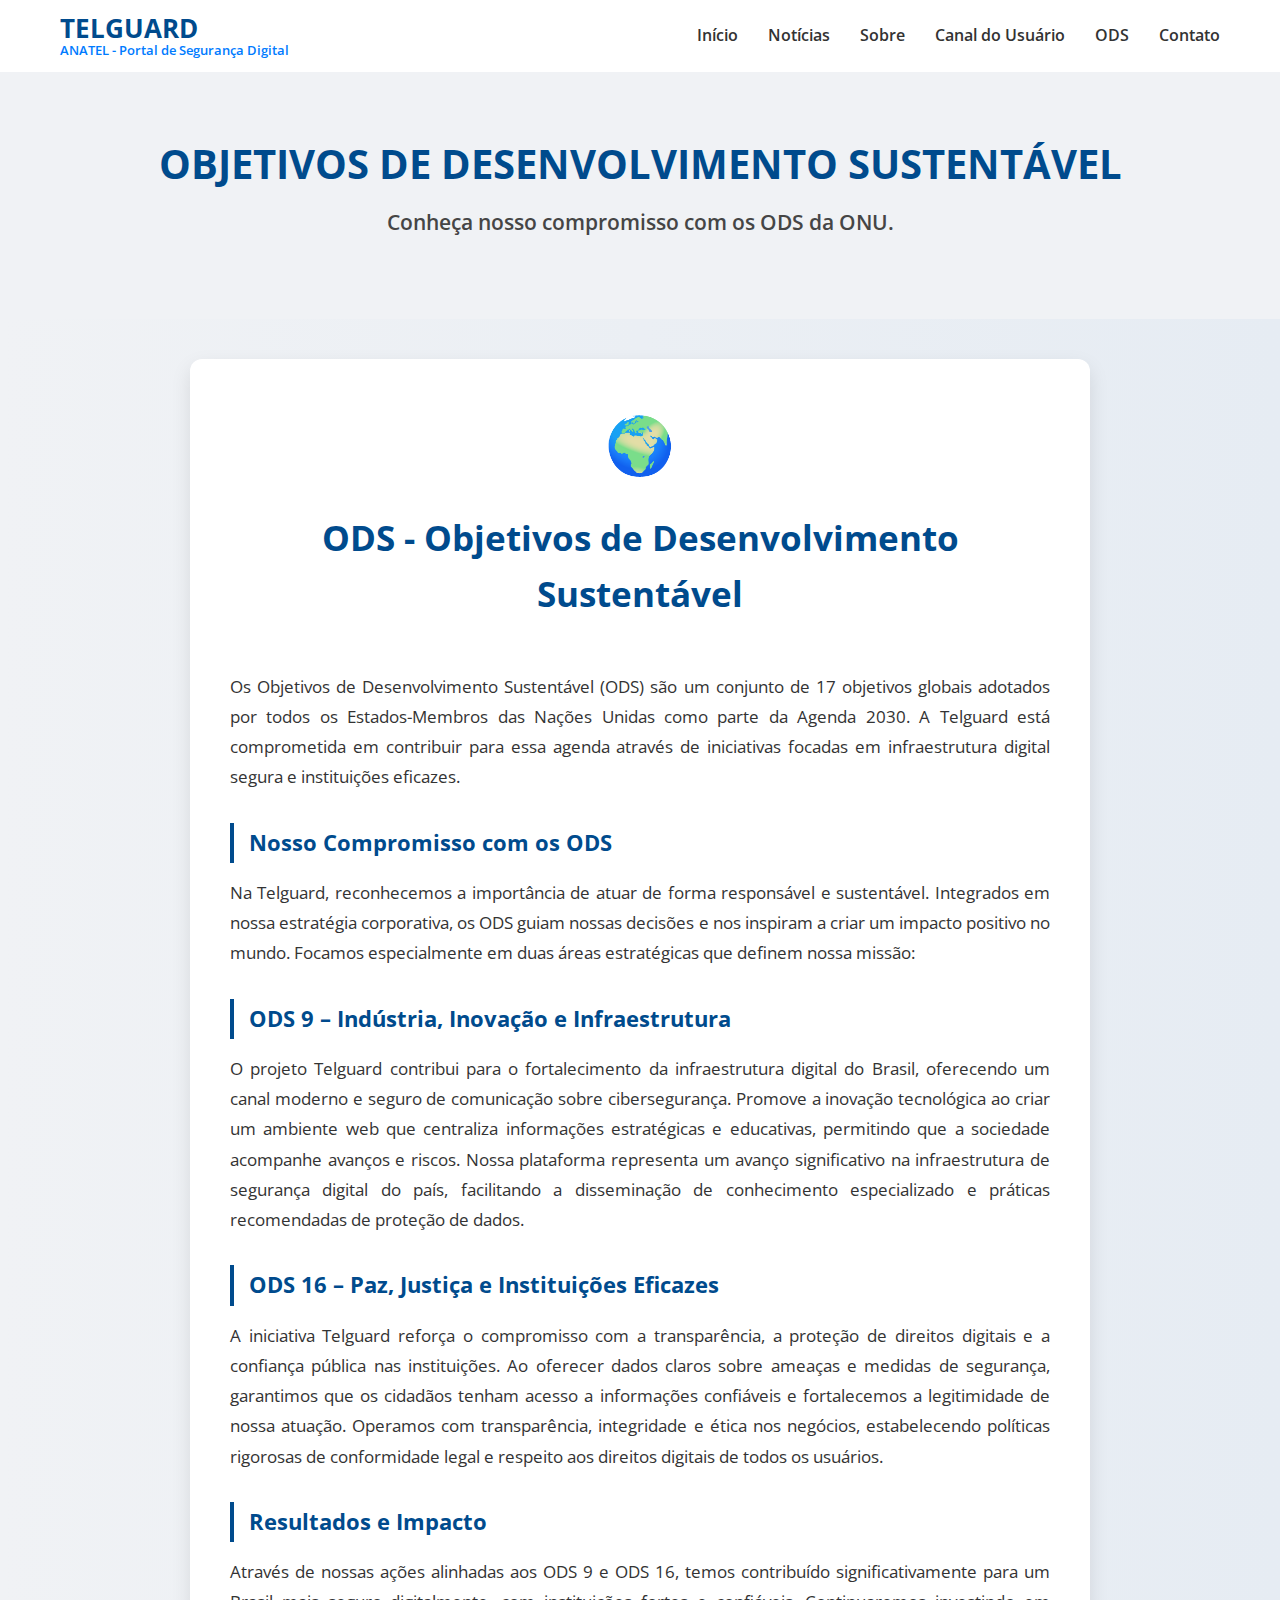
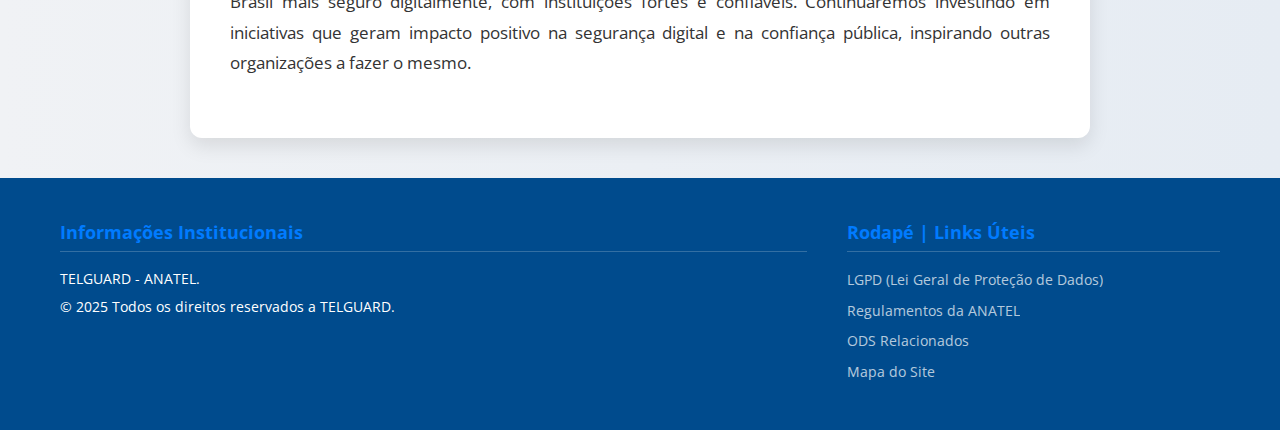
<file: Trabalho tanizaka/pagina ods/page/ods.html>
<!DOCTYPE html>
<html lang="pt-BR">
<head>
    <meta charset="UTF-8">
    <meta name="viewport" content="width=device-width, initial-scale=1.0">
    <title>TELGUARD - ODS</title>
    
    <link rel="stylesheet" href="../../comum.css"> 
    <link rel="stylesheet" href="../style/ods-style.css">
    
    <link href="https://fonts.googleapis.com/css2?family=Open+Sans:wght@400;600;700&display=swap" rel="stylesheet">
    <link rel="stylesheet" href="https://cdnjs.cloudflare.com/ajax/libs/font-awesome/6.0.0-beta3/css/all.min.css">
</head>
<body>
    <header class="cabecalho">
        <div class="container header-grid">
            <div class="logotipo">
                <a href="index.html">
                    <span class="logo-texto">TELGUARD</span>
                    <span class="sub-texto">ANATEL - Portal de Segurança Digital</span>
                </a>
            </div>
            
            <nav class="menu-navegacao">
                <ul>
                    <li><a href="../../Pagina home/page/Index.html">Início</a></li>
                    <li><a href="../../Pagina de noticias/page/noticias.html">Notícias</a></li>
                    <li><a href="../../pagina sobre/page/index.html">Sobre</a></li>
                    <li><a href="../../Canal do usuario/page/index.html">Canal do Usuário</a></li>
                    <li><a href="ods.html">ODS</a></li>
                   <li><a href="../../pagina contato/page/index.html">Contato</a></li>
                </ul>
            </nav>

            <button class="menu-mobile-btn" aria-label="Abrir Menu">
                <i class="fas fa-bars"></i>
            </button>
        </div>
    </header>

    <main>
        <section class="hero">
            <h2>OBJETIVOS DE DESENVOLVIMENTO SUSTENTÁVEL</h2>
            <p>Conheça nosso compromisso com os ODS da ONU.</p>
        </section>

        <section class="content">
            <div class="content-container">
                <div class="content-header">
                    <div class="content-icon">🌍</div>
                    <h2>ODS - Objetivos de Desenvolvimento Sustentável</h2>
                </div>
                <div class="content-text">
                    <p>Os Objetivos de Desenvolvimento Sustentável (ODS) são um conjunto de 17 objetivos globais adotados por todos os Estados-Membros das Nações Unidas como parte da Agenda 2030. A Telguard está comprometida em contribuir para essa agenda através de iniciativas focadas em infraestrutura digital segura e instituições eficazes.</p>
                    
                    <h3>Nosso Compromisso com os ODS</h3>
                    <p>Na Telguard, reconhecemos a importância de atuar de forma responsável e sustentável. Integrados em nossa estratégia corporativa, os ODS guiam nossas decisões e nos inspiram a criar um impacto positivo no mundo. Focamos especialmente em duas áreas estratégicas que definem nossa missão:</p>
                    
                    <h3>ODS 9 – Indústria, Inovação e Infraestrutura</h3>
                    <p>O projeto Telguard contribui para o fortalecimento da infraestrutura digital do Brasil, oferecendo um canal moderno e seguro de comunicação sobre cibersegurança. Promove a inovação tecnológica ao criar um ambiente web que centraliza informações estratégicas e educativas, permitindo que a sociedade acompanhe avanços e riscos. Nossa plataforma representa um avanço significativo na infraestrutura de segurança digital do país, facilitando a disseminação de conhecimento especializado e práticas recomendadas de proteção de dados.</p>
                    
                    <h3>ODS 16 – Paz, Justiça e Instituições Eficazes</h3>
                    <p>A iniciativa Telguard reforça o compromisso com a transparência, a proteção de direitos digitais e a confiança pública nas instituições. Ao oferecer dados claros sobre ameaças e medidas de segurança, garantimos que os cidadãos tenham acesso a informações confiáveis e fortalecemos a legitimidade de nossa atuação. Operamos com transparência, integridade e ética nos negócios, estabelecendo políticas rigorosas de conformidade legal e respeito aos direitos digitais de todos os usuários.</p>
                    
                    <h3>Resultados e Impacto</h3>
                    <p>Através de nossas ações alinhadas aos ODS 9 e ODS 16, temos contribuído significativamente para um Brasil mais seguro digitalmente, com instituições fortes e confiáveis. Continuaremos investindo em iniciativas que geram impacto positivo na segurança digital e na confiança pública, inspirando outras organizações a fazer o mesmo.</p>
                </div>
            </div>
        </section>
    </main>

    <footer class="rodape">
        <div class="container footer-grid">
            
            <div class="coluna-institucional">
                <h4>Informações Institucionais</h4>
                <p>TELGUARD - ANATEL.</p>
                <p>&copy; 2025 Todos os direitos reservados a TELGUARD.</p>
            </div>
            
            <div class="coluna-links-uteis">
                <h4>Rodapé | Links Úteis</h4>
                <ul>
                    <li><a href="#">LGPD (Lei Geral de Proteção de Dados)</a></li>
                    <li><a href="#">Regulamentos da ANATEL</a></li>
                    <li><a href="/pagina ods/page/ods.html">ODS Relacionados</a></li>
                    <li><a href="#">Mapa do Site</a></li>
                </ul>
            </div>
        </div>
    </footer>
</body>
</html>
</file>
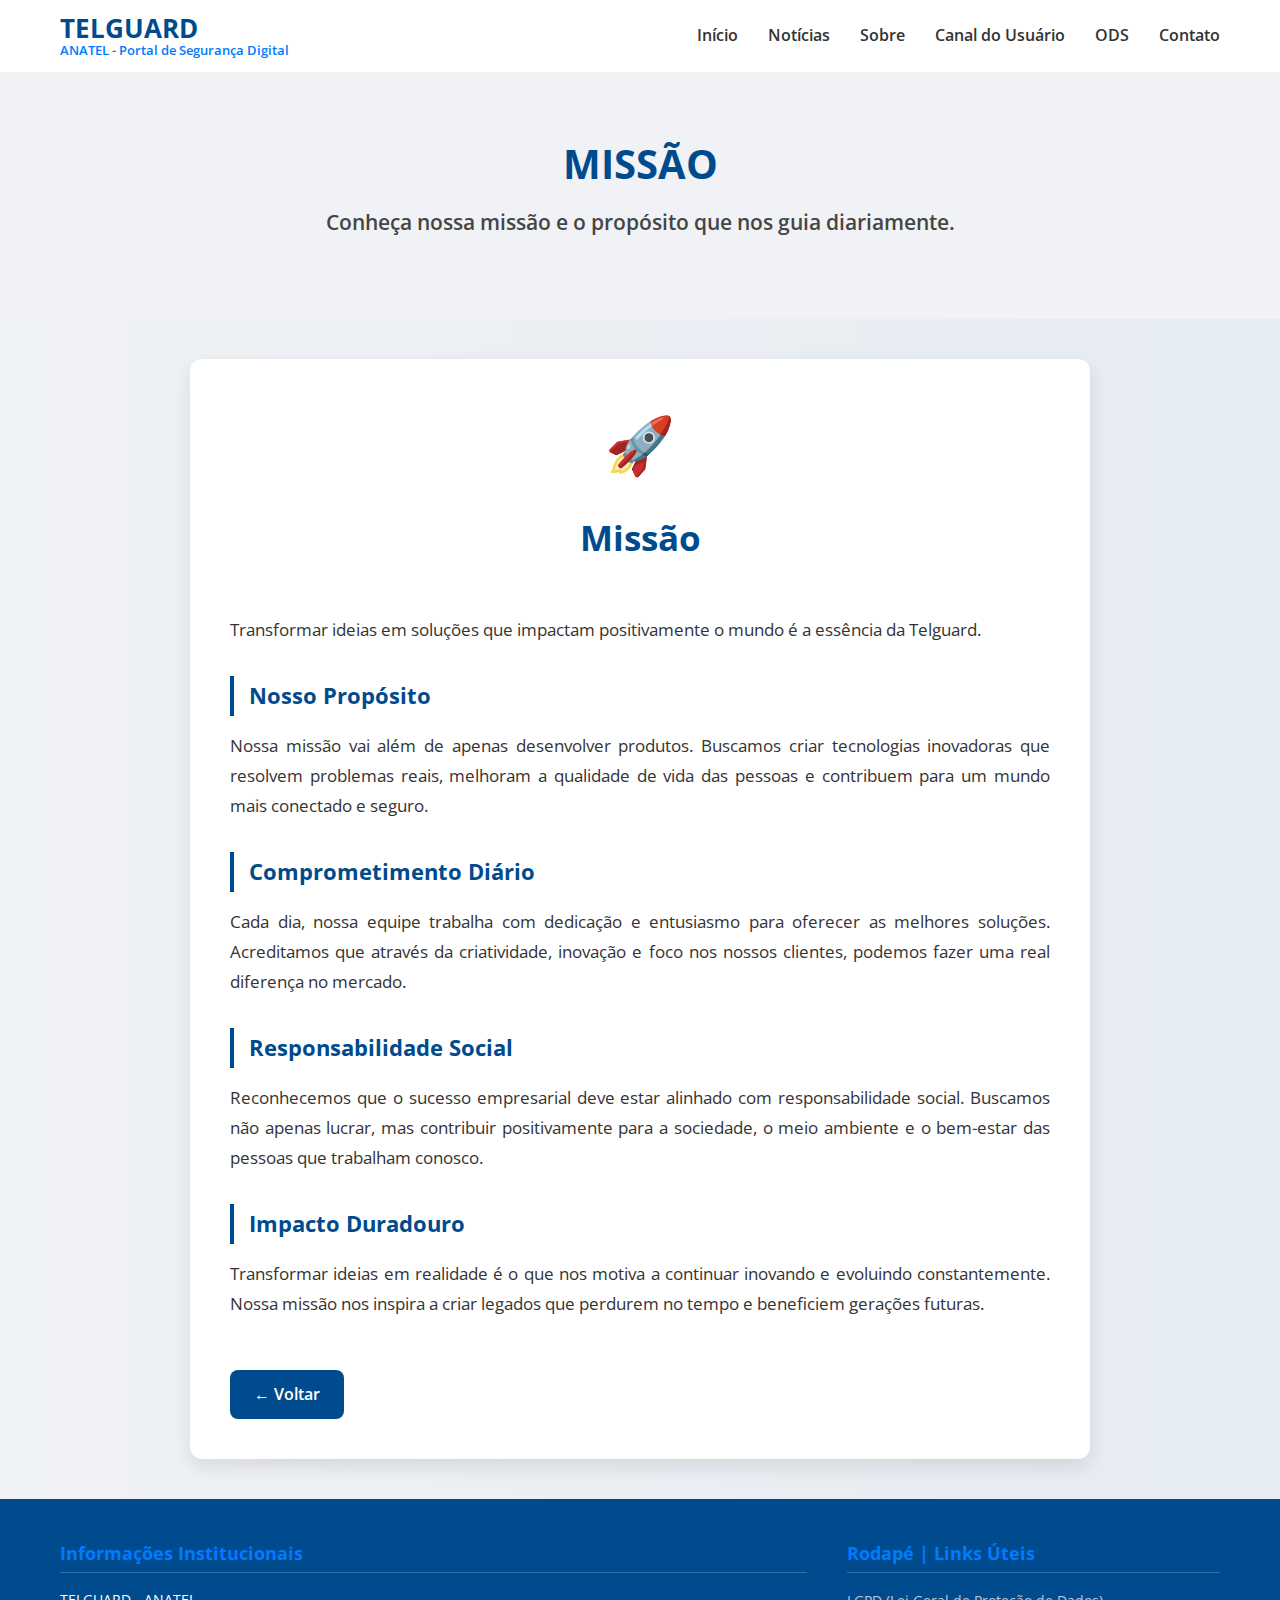
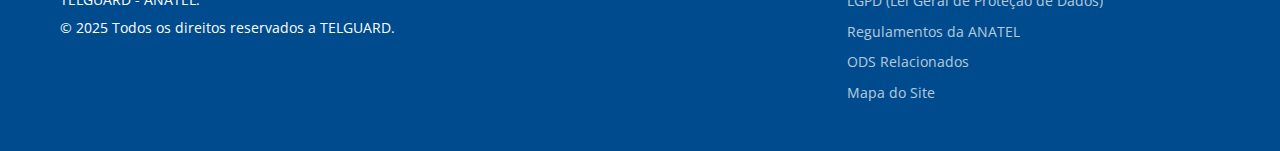
<file: Trabalho tanizaka/pagina sobre/page/missao.html>
<!DOCTYPE html>
<html lang="pt-BR">
<head>
    <meta charset="UTF-8">
    <meta name="viewport" content="width=device-width, initial-scale=1.0">
    <title>TELGUARD - Missão</title>
    
    <!-- 1. CSS COMUM (Header, Footer, Reset) -->
    <link rel="stylesheet" href="../../comum.css">
    
    <!-- 2. CSS ESPECÍFICO (Estilos da página 'Missão') -->
    <link rel="stylesheet" href="../style/missao-style.css">
    
    <!-- Fontes e Ícones necessários para o Cabeçalho padronizado -->
    <link href="https://fonts.googleapis.com/css2?family=Open+Sans:wght@400;600;700&display=swap" rel="stylesheet">
    <link rel="stylesheet" href="https://cdnjs.cloudflare.com/ajax/libs/font-awesome/6.0.0-beta3/css/all.min.css">
</head>
<body>
    <!-- ⬆️ HEADER (CABEÇALHO PADRONIZADO) -->
    <header class="cabecalho">
        <div class="container header-grid">
            <div class="logotipo">
                <a href="index.html">
                    <span class="logo-texto">TELGUARD</span>
                    <span class="sub-texto">ANATEL - Portal de Segurança Digital</span>
                </a>
            </div>
            
            <nav class="menu-navegacao">
                <ul>
                    <li><a href="../../Pagina home/page/Index.html">Início</a></li>
                    <li><a href="../../Pagina de noticias/page/noticias.html">Notícias</a></li>
                    <li><a href="index.html">Sobre</a></li>
                    <li><a href="../../Canal do usuario/page/index.html">Canal do Usuário</a></li>
                    <li><a href="../../pagina ods/page/ods.html">ODS</a></li>
                    <li><a href="../../pagina contato/page/index.html">Contato</a></li>
                </ul>
            </nav>

            <button class="menu-mobile-btn" aria-label="Abrir Menu">
                <i class="fas fa-bars"></i>
            </button>
        </div>
    </header>

    <main>
        <section class="hero">
            <h2>MISSÃO</h2>
            <p>Conheça nossa missão e o propósito que nos guia diariamente.</p>
        </section>

        <section class="content">
            <div class="content-container">
                <div class="content-header">
                    <div class="content-icon">🚀</div>
                    <h2>Missão</h2>
                </div>
                <div class="content-text">
                    <p>Transformar ideias em soluções que impactam positivamente o mundo é a essência da Telguard.</p>
                    
                    <h3>Nosso Propósito</h3>
                    <p>Nossa missão vai além de apenas desenvolver produtos. Buscamos criar tecnologias inovadoras que resolvem problemas reais, melhoram a qualidade de vida das pessoas e contribuem para um mundo mais conectado e seguro.</p>
                    
                    <h3>Comprometimento Diário</h3>
                    <p>Cada dia, nossa equipe trabalha com dedicação e entusiasmo para oferecer as melhores soluções. Acreditamos que através da criatividade, inovação e foco nos nossos clientes, podemos fazer uma real diferença no mercado.</p>
                    
                    <h3>Responsabilidade Social</h3>
                    <p>Reconhecemos que o sucesso empresarial deve estar alinhado com responsabilidade social. Buscamos não apenas lucrar, mas contribuir positivamente para a sociedade, o meio ambiente e o bem-estar das pessoas que trabalham conosco.</p>
                    
                    <h3>Impacto Duradouro</h3>
                    <p>Transformar ideias em realidade é o que nos motiva a continuar inovando e evoluindo constantemente. Nossa missão nos inspira a criar legados que perdurem no tempo e beneficiem gerações futuras.</p>
                </div>
                <a href="index.html" class="btn-voltar">← Voltar</a>
            </div>
        </section>
    </main>

    <!-- ⬇️ FOOTER (RODAPÉ PADRONIZADO) -->
    <footer class="rodape">
        <div class="container footer-grid">
            
            <div class="coluna-institucional">
                <h4>Informações Institucionais</h4>
                <p>TELGUARD - ANATEL.</p>
                <p>&copy; 2025 Todos os direitos reservados a TELGUARD.</p>
            </div>
            
            <div class="coluna-links-uteis">
                <h4>Rodapé | Links Úteis</h4>
                <ul>
                    <li><a href="#">LGPD (Lei Geral de Proteção de Dados)</a></li>
                    <li><a href="#">Regulamentos da ANATEL</a></li>
                    <li><a href="/pagina ods/page/ods.html">ODS Relacionados</a></li>
                    <li><a href="#">Mapa do Site</a></li>
                </ul>
            </div>
        </div>
    </footer>
</body>
</html>
</file>
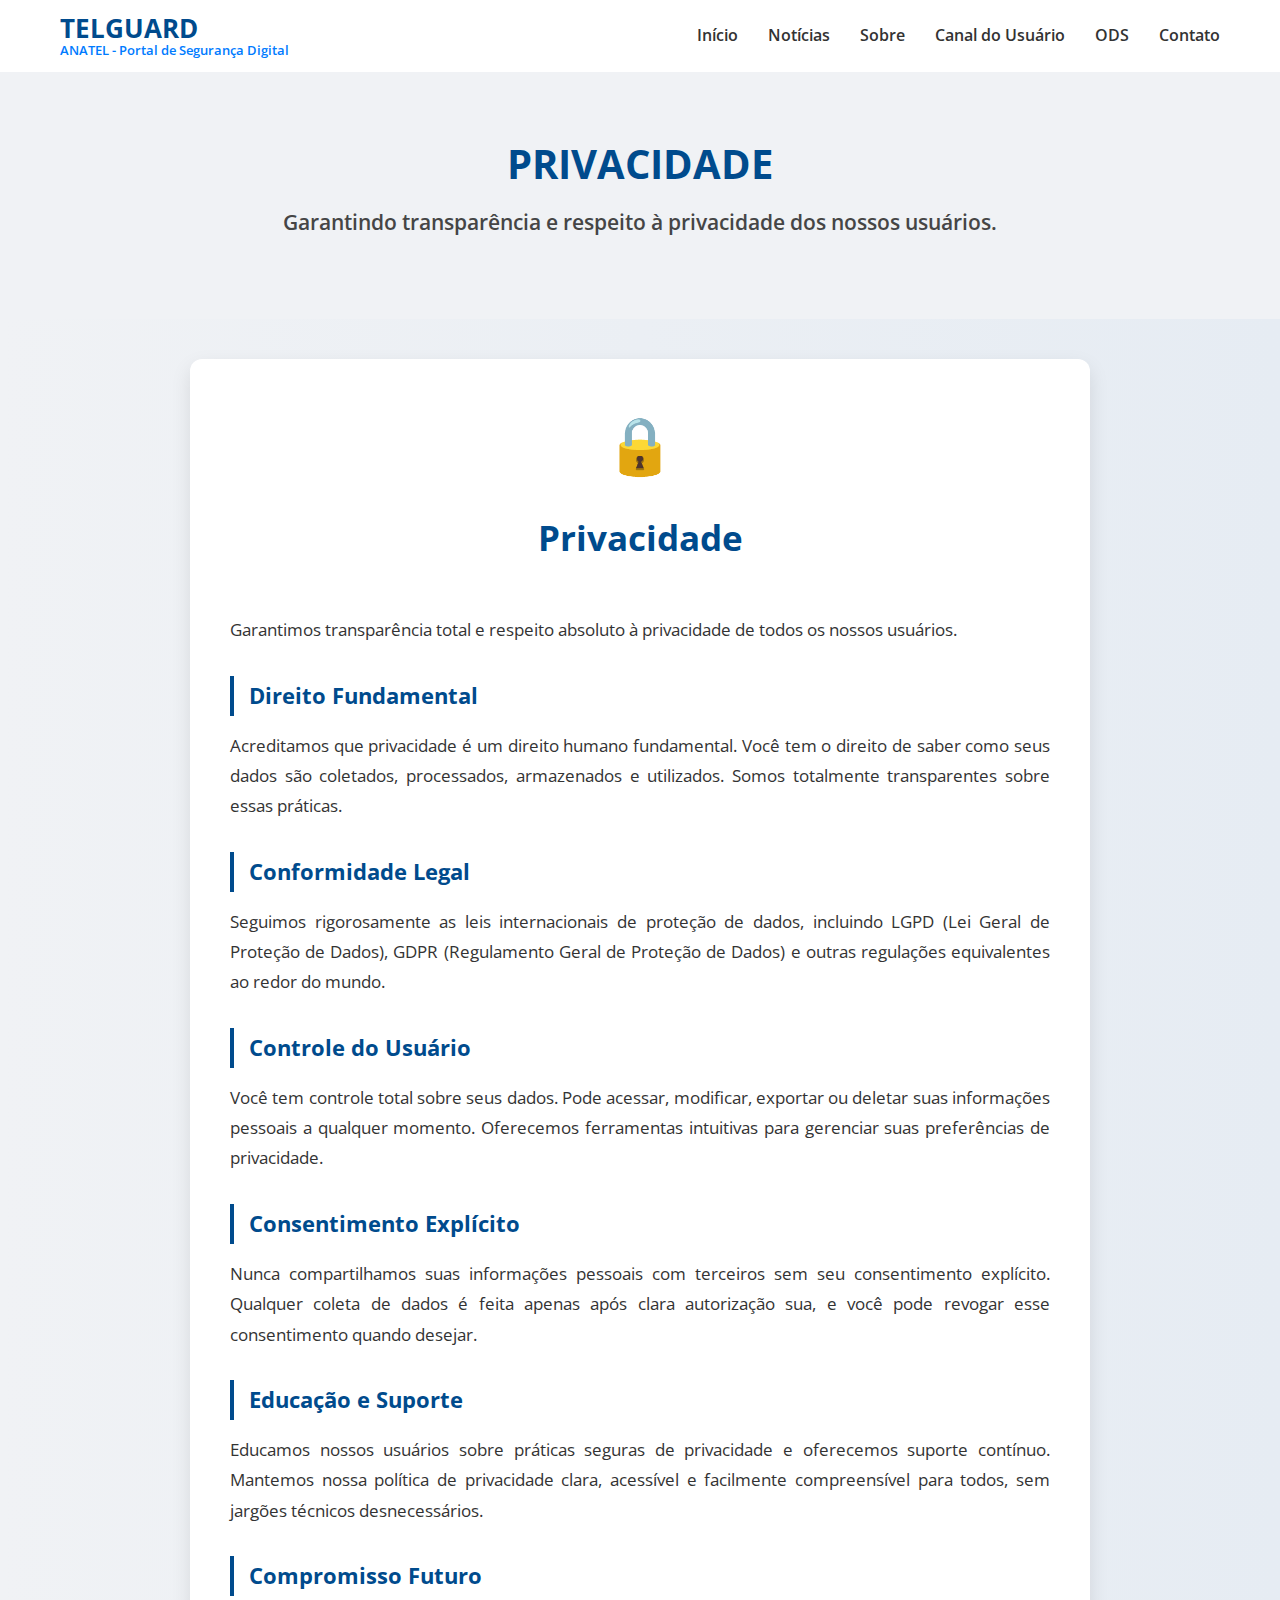
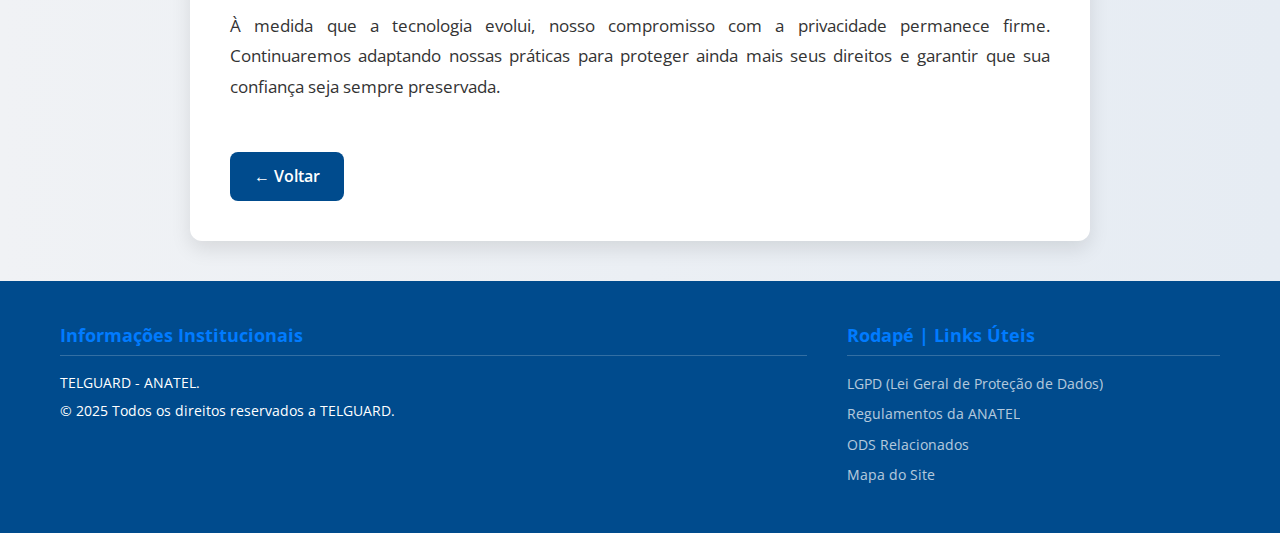
<file: Trabalho tanizaka/pagina sobre/page/privacidade.html>
<!DOCTYPE html>
<html lang="pt-BR">
<head>
    <meta charset="UTF-8">
    <meta name="viewport" content="width=device-width, initial-scale=1.0">
    <title>TELGUARD - Privacidade</title>
    
    <link rel="stylesheet" href="../../comum.css"> 
    
    <link rel="stylesheet" href="../style/privacidade-style.css">
    
    <link href="https://fonts.googleapis.com/css2?family=Open+Sans:wght@400;600;700&display=swap" rel="stylesheet">
    <link rel="stylesheet" href="https://cdnjs.cloudflare.com/ajax/libs/font-awesome/6.0.0-beta3/css/all.min.css">
</head>
<body>
    <header class="cabecalho">
        <div class="container header-grid">
            <div class="logotipo">
                <a href="index.html">
                    <span class="logo-texto">TELGUARD</span>
                    <span class="sub-texto">ANATEL - Portal de Segurança Digital</span>
                </a>
            </div>
            
            <nav class="menu-navegacao">
                <ul>
                    <li><a href="../../Pagina home/page/Index.html">Início</a></li>
                    <li><a href="../../Pagina de noticias/page/noticias.html">Notícias</a></li>
                    <li><a href="index.html">Sobre</a></li>
                    <li><a href="../../Canal do usuario/page/index.html">Canal do Usuário</a></li>
                    <li><a href="../../pagina ods/page/ods.html">ODS</a></li>
                    <li><a href="../../pagina contato/page/index.html">Contato</a></li>
                </ul>
            </nav>

            <button class="menu-mobile-btn" aria-label="Abrir Menu">
                <i class="fas fa-bars"></i>
            </button>
        </div>
    </header>

    <main>
        <section class="hero">
            <h2>PRIVACIDADE</h2>
            <p>Garantindo transparência e respeito à privacidade dos nossos usuários.</p>
        </section>

        <section class="content">
            <div class="content-container">
                <div class="content-header">
                    <div class="content-icon">🔒</div>
                    <h2>Privacidade</h2>
                </div>
                <div class="content-text">
                    <p>Garantimos transparência total e respeito absoluto à privacidade de todos os nossos usuários.</p>
                    
                    <h3>Direito Fundamental</h3>
                    <p>Acreditamos que privacidade é um direito humano fundamental. Você tem o direito de saber como seus dados são coletados, processados, armazenados e utilizados. Somos totalmente transparentes sobre essas práticas.</p>
                    
                    <h3>Conformidade Legal</h3>
                    <p>Seguimos rigorosamente as leis internacionais de proteção de dados, incluindo LGPD (Lei Geral de Proteção de Dados), GDPR (Regulamento Geral de Proteção de Dados) e outras regulações equivalentes ao redor do mundo.</p>
                    
                    <h3>Controle do Usuário</h3>
                    <p>Você tem controle total sobre seus dados. Pode acessar, modificar, exportar ou deletar suas informações pessoais a qualquer momento. Oferecemos ferramentas intuitivas para gerenciar suas preferências de privacidade.</p>
                    
                    <h3>Consentimento Explícito</h3>
                    <p>Nunca compartilhamos suas informações pessoais com terceiros sem seu consentimento explícito. Qualquer coleta de dados é feita apenas após clara autorização sua, e você pode revogar esse consentimento quando desejar.</p>
                    
                    <h3>Educação e Suporte</h3>
                    <p>Educamos nossos usuários sobre práticas seguras de privacidade e oferecemos suporte contínuo. Mantemos nossa política de privacidade clara, acessível e facilmente compreensível para todos, sem jargões técnicos desnecessários.</p>
                    
                    <h3>Compromisso Futuro</h3>
                    <p>À medida que a tecnologia evolui, nosso compromisso com a privacidade permanece firme. Continuaremos adaptando nossas práticas para proteger ainda mais seus direitos e garantir que sua confiança seja sempre preservada.</p>
                </div>
                <a href="index.html" class="btn-voltar">← Voltar</a>
            </div>
        </section>
    </main>

    <footer class="rodape">
        <div class="container footer-grid">
            
            <div class="coluna-institucional">
                <h4>Informações Institucionais</h4>
                <p>TELGUARD - ANATEL.</p>
                <p>&copy; 2025 Todos os direitos reservados a TELGUARD.</p>
            </div>
            
            <div class="coluna-links-uteis">
                <h4>Rodapé | Links Úteis</h4>
                <ul>
                    <li><a href="#">LGPD (Lei Geral de Proteção de Dados)</a></li>
                    <li><a href="#">Regulamentos da ANATEL</a></li>
                    <li><a href="/pagina ods/page/ods.html">ODS Relacionados</a></li>
                    <li><a href="#">Mapa do Site</a></li>
                </ul>
            </div>
        </div>
    </footer>
</body>
</html>
</file>
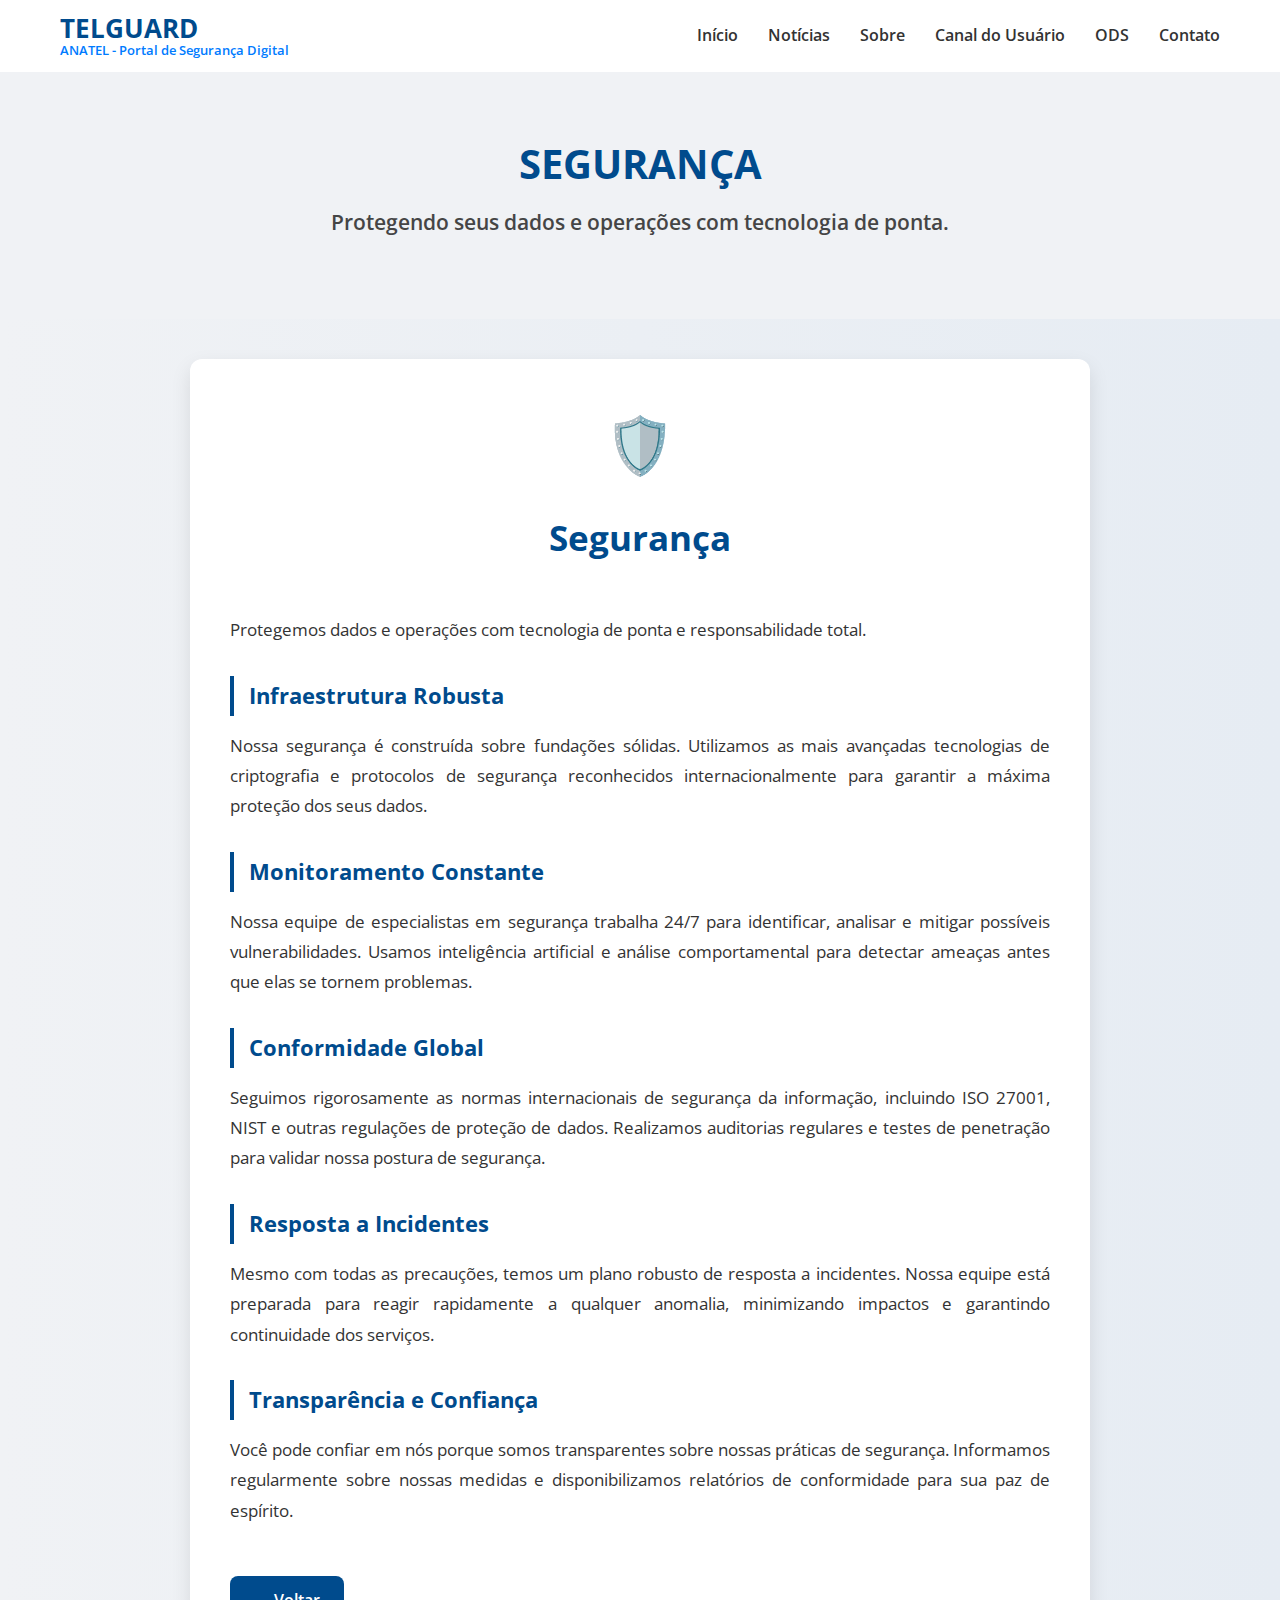
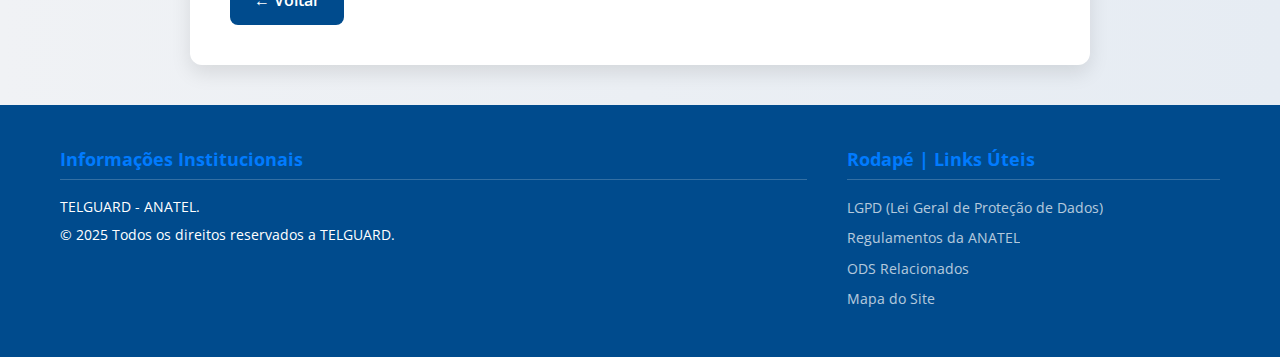
<file: Trabalho tanizaka/pagina sobre/page/seguranca.html>
<!DOCTYPE html>
<html lang="pt-BR">
<head>
    <meta charset="UTF-8">
    <meta name="viewport" content="width=device-width, initial-scale=1.0">
    <title>TELGUARD - Segurança</title>
    
    <link rel="stylesheet" href="../../comum.css"> 
    
    <link rel="stylesheet" href="../style/seguranca-style.css">
    
    <link href="https://fonts.googleapis.com/css2?family=Open+Sans:wght@400;600;700&display=swap" rel="stylesheet">
    <link rel="stylesheet" href="https://cdnjs.cloudflare.com/ajax/libs/font-awesome/6.0.0-beta3/css/all.min.css">
</head>
<body>
    <header class="cabecalho">
        <div class="container header-grid">
            <div class="logotipo">
                <a href="index.html">
                    <span class="logo-texto">TELGUARD</span>
                    <span class="sub-texto">ANATEL - Portal de Segurança Digital</span>
                </a>
            </div>
            
            <nav class="menu-navegacao">
                <ul>
                    <li><a href="../../Pagina home/page/Index.html">Início</a></li>
                    <li><a href="../../Pagina de noticias/page/noticias.html">Notícias</a></li>
                    <li><a href="index.html">Sobre</a></li>
                    <li><a href="../../Canal do usuario/page/index.html">Canal do Usuário</a></li>
                    <li><a href="../../pagina ods/page/ods.html">ODS</a></li>
                    <li><a href="../../pagina contato/page/index.html">Contato</a></li>
                </ul>
            </nav>

            <button class="menu-mobile-btn" aria-label="Abrir Menu">
                <i class="fas fa-bars"></i>
            </button>
        </div>
    </header>

    <main>
        <section class="hero">
            <h2>SEGURANÇA</h2>
            <p>Protegendo seus dados e operações com tecnologia de ponta.</p>
        </section>

        <section class="content">
            <div class="content-container">
                <div class="content-header">
                    <div class="content-icon">🛡️</div>
                    <h2>Segurança</h2>
                </div>
                <div class="content-text">
                    <p>Protegemos dados e operações com tecnologia de ponta e responsabilidade total.</p>
                    
                    <h3>Infraestrutura Robusta</h3>
                    <p>Nossa segurança é construída sobre fundações sólidas. Utilizamos as mais avançadas tecnologias de criptografia e protocolos de segurança reconhecidos internacionalmente para garantir a máxima proteção dos seus dados.</p>
                    
                    <h3>Monitoramento Constante</h3>
                    <p>Nossa equipe de especialistas em segurança trabalha 24/7 para identificar, analisar e mitigar possíveis vulnerabilidades. Usamos inteligência artificial e análise comportamental para detectar ameaças antes que elas se tornem problemas.</p>
                    
                    <h3>Conformidade Global</h3>
                    <p>Seguimos rigorosamente as normas internacionais de segurança da informação, incluindo ISO 27001, NIST e outras regulações de proteção de dados. Realizamos auditorias regulares e testes de penetração para validar nossa postura de segurança.</p>
                    
                    <h3>Resposta a Incidentes</h3>
                    <p>Mesmo com todas as precauções, temos um plano robusto de resposta a incidentes. Nossa equipe está preparada para reagir rapidamente a qualquer anomalia, minimizando impactos e garantindo continuidade dos serviços.</p>
                    
                    <h3>Transparência e Confiança</h3>
                    <p>Você pode confiar em nós porque somos transparentes sobre nossas práticas de segurança. Informamos regularmente sobre nossas medidas e disponibilizamos relatórios de conformidade para sua paz de espírito.</p>
                </div>
                <a href="index.html" class="btn-voltar">← Voltar</a>
            </div>
        </section>
    </main>

    <footer class="rodape">
        <div class="container footer-grid">
            
            <div class="coluna-institucional">
                <h4>Informações Institucionais</h4>
                <p>TELGUARD - ANATEL.</p>
                <p>&copy; 2025 Todos os direitos reservados a TELGUARD.</p>
            </div>
            
            <div class="coluna-links-uteis">
                <h4>Rodapé | Links Úteis</h4>
                <ul>
                    <li><a href="#">LGPD (Lei Geral de Proteção de Dados)</a></li>
                    <li><a href="#">Regulamentos da ANATEL</a></li>
                    <li><a href="/pagina ods/page/ods.html">ODS Relacionados</a></li>
                    <li><a href="#">Mapa do Site</a></li>
                </ul>
            </div>
        </div>
    </footer>
</body>
</html>
</file>
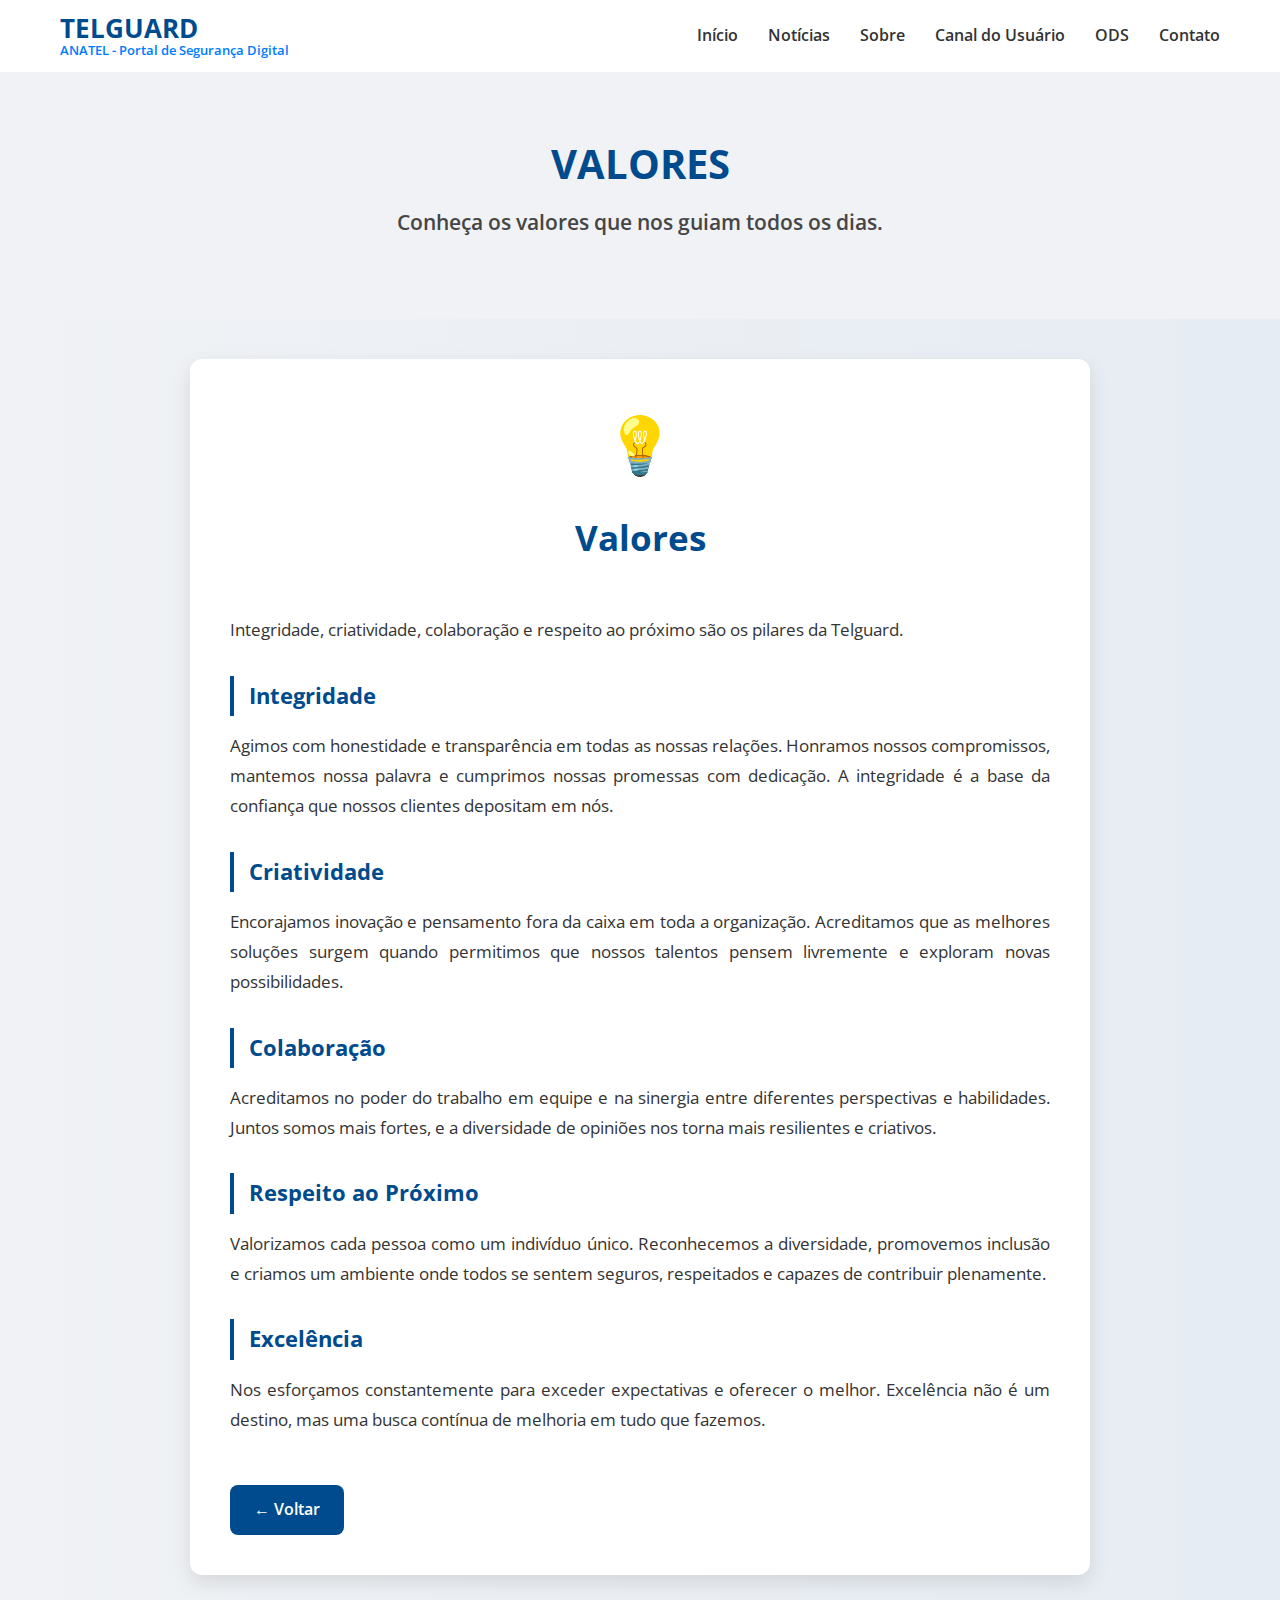
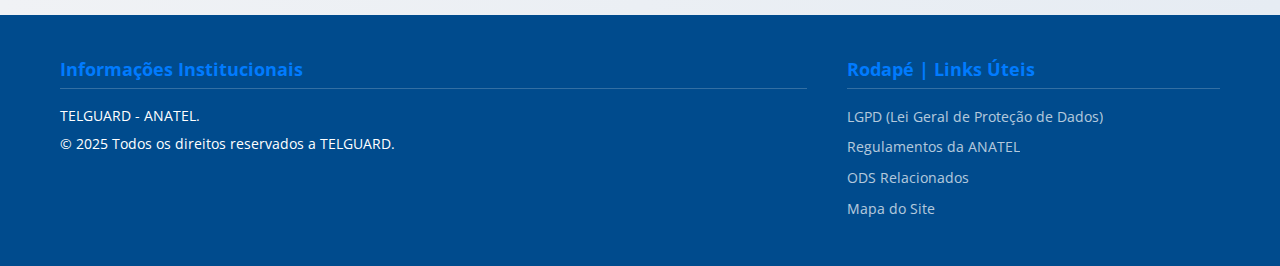
<file: Trabalho tanizaka/pagina sobre/page/valores.html>
<!DOCTYPE html>
<html lang="pt-BR">
<head>
    <meta charset="UTF-8">
    <meta name="viewport" content="width=device-width, initial-scale=1.0">
    <title>TELGUARD - Valores</title>
    
    <link rel="stylesheet" href="../../comum.css"> 
    <link rel="stylesheet" href="../style/valores-style.css">
    
    <link href="https://fonts.googleapis.com/css2?family=Open+Sans:wght@400;600;700&display=swap" rel="stylesheet">
    <link rel="stylesheet" href="https://cdnjs.cloudflare.com/ajax/libs/font-awesome/6.0.0-beta3/css/all.min.css">
</head>
<body>
    <header class="cabecalho">
        <div class="container header-grid">
            <div class="logotipo">
                <a href="index.html">
                    <span class="logo-texto">TELGUARD</span>
                    <span class="sub-texto">ANATEL - Portal de Segurança Digital</span>
                </a>
            </div>
            
            <nav class="menu-navegacao">
                <ul>
                    <li><a href="../../Pagina home/page/Index.html">Início</a></li>
                    <li><a href="../../Pagina de noticias/page/noticias.html">Notícias</a></li>
                    <li><a href="index.html">Sobre</a></li>
                    <li><a href="../../Canal do usuario/page/index.html">Canal do Usuário</a></li>
                    <li><a href="../../pagina ods/page/ods.html">ODS</a></li>
                    <li><a href="../../pagina contato/page/index.html">Contato</a></li>
                </ul>
            </nav>

            <button class="menu-mobile-btn" aria-label="Abrir Menu">
                <i class="fas fa-bars"></i>
            </button>
        </div>
    </header>

    <main>
        <section class="hero">
            <h2>VALORES</h2>
            <p>Conheça os valores que nos guiam todos os dias.</p>
        </section>

        <section class="content">
            <div class="content-container">
                <div class="content-header">
                    <div class="content-icon">💡</div>
                    <h2>Valores</h2>
                </div>
                <div class="content-text">
                    <p>Integridade, criatividade, colaboração e respeito ao próximo são os pilares da Telguard.</p>
                    
                    <h3>Integridade</h3>
                    <p>Agimos com honestidade e transparência em todas as nossas relações. Honramos nossos compromissos, mantemos nossa palavra e cumprimos nossas promessas com dedicação. A integridade é a base da confiança que nossos clientes depositam em nós.</p>
                    
                    <h3>Criatividade</h3>
                    <p>Encorajamos inovação e pensamento fora da caixa em toda a organização. Acreditamos que as melhores soluções surgem quando permitimos que nossos talentos pensem livremente e exploram novas possibilidades.</p>
                    
                    <h3>Colaboração</h3>
                    <p>Acreditamos no poder do trabalho em equipe e na sinergia entre diferentes perspectivas e habilidades. Juntos somos mais fortes, e a diversidade de opiniões nos torna mais resilientes e criativos.</p>
                    
                    <h3>Respeito ao Próximo</h3>
                    <p>Valorizamos cada pessoa como um indivíduo único. Reconhecemos a diversidade, promovemos inclusão e criamos um ambiente onde todos se sentem seguros, respeitados e capazes de contribuir plenamente.</p>
                    
                    <h3>Excelência</h3>
                    <p>Nos esforçamos constantemente para exceder expectativas e oferecer o melhor. Excelência não é um destino, mas uma busca contínua de melhoria em tudo que fazemos.</p>
                </div>
                <a href="index.html" class="btn-voltar">← Voltar</a>
            </div>
        </section>
    </main>

    <footer class="rodape">
        <div class="container footer-grid">
            
            <div class="coluna-institucional">
                <h4>Informações Institucionais</h4>
                <p>TELGUARD - ANATEL.</p>
                <p>&copy; 2025 Todos os direitos reservados a TELGUARD.</p>
            </div>
            
            <div class="coluna-links-uteis">
                <h4>Rodapé | Links Úteis</h4>
                <ul>
                    <li><a href="#">LGPD (Lei Geral de Proteção de Dados)</a></li>
                    <li><a href="#">Regulamentos da ANATEL</a></li>
                    <li><a href="/pagina ods/page/ods.html">ODS Relacionados</a></li>
                    <li><a href="#">Mapa do Site</a></li>
                </ul>
            </div>
        </div>
    </footer>
</body>
</html>
</file>
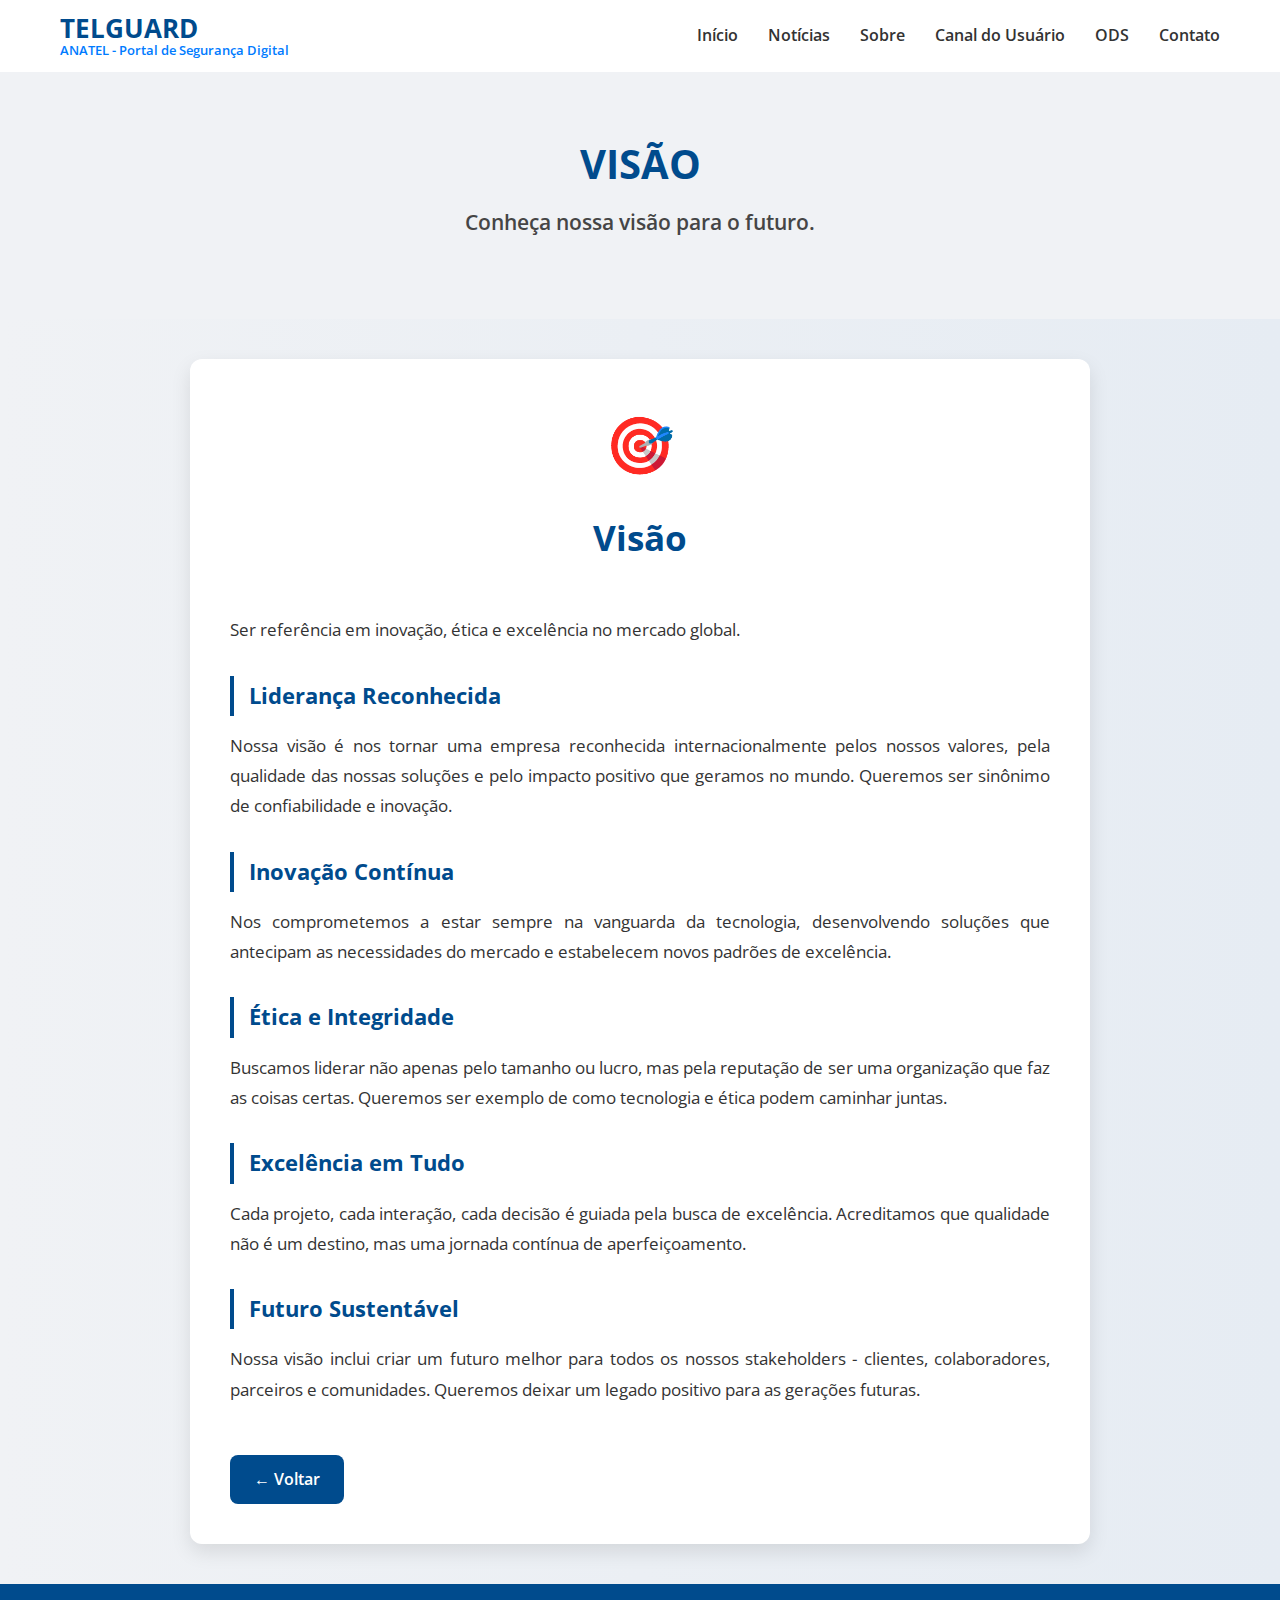
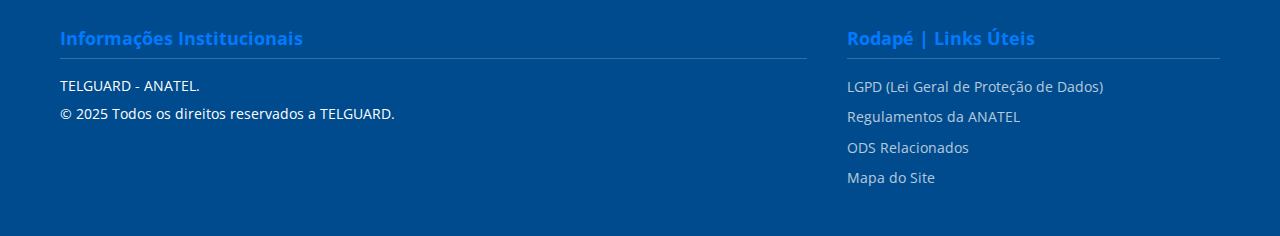
<file: Trabalho tanizaka/pagina sobre/page/visao.html>
<!DOCTYPE html>
<html lang="pt-BR">
<head>
    <meta charset="UTF-8">
    <meta name="viewport" content="width=device-width, initial-scale=1.0">
    <title>TELGUARD - Visão</title>
    
    <link rel="stylesheet" href="../../comum.css"> 
    
    <link rel="stylesheet" href="../style/visao-style.css">
    
    <link href="https://fonts.googleapis.com/css2?family=Open+Sans:wght@400;600;700&display=swap" rel="stylesheet">
    <link rel="stylesheet" href="https://cdnjs.cloudflare.com/ajax/libs/font-awesome/6.0.0-beta3/css/all.min.css">
</head>
<body>
    <header class="cabecalho">
        <div class="container header-grid">
            <div class="logotipo">
                <a href="index.html">
                    <span class="logo-texto">TELGUARD</span>
                    <span class="sub-texto">ANATEL - Portal de Segurança Digital</span>
                </a>
            </div>
            
            <nav class="menu-navegacao">
                <ul>
                    <li><a href="../../Pagina home/page/Index.html">Início</a></li>
                    <li><a href="../../Pagina de noticias/page/noticias.html">Notícias</a></li>
                    <li><a href="index.html">Sobre</a></li>
                    <li><a href="../../Canal do usuario/page/index.html">Canal do Usuário</a></li>
                    <li><a href="../../pagina ods/page/ods.html">ODS</a></li>
                    <li><a href="../../pagina contato/page/index.html">Contato</a></li>
                </ul>
            </nav>

            <button class="menu-mobile-btn" aria-label="Abrir Menu">
                <i class="fas fa-bars"></i>
            </button>
        </div>
    </header>

    <main>
        <section class="hero">
            <h2>VISÃO</h2>
            <p>Conheça nossa visão para o futuro.</p>
        </section>

        <section class="content">
            <div class="content-container">
                <div class="content-header">
                    <div class="content-icon">🎯</div>
                    <h2>Visão</h2>
                </div>
                <div class="content-text">
                    <p>Ser referência em inovação, ética e excelência no mercado global.</p>
                    
                    <h3>Liderança Reconhecida</h3>
                    <p>Nossa visão é nos tornar uma empresa reconhecida internacionalmente pelos nossos valores, pela qualidade das nossas soluções e pelo impacto positivo que geramos no mundo. Queremos ser sinônimo de confiabilidade e inovação.</p>
                    
                    <h3>Inovação Contínua</h3>
                    <p>Nos comprometemos a estar sempre na vanguarda da tecnologia, desenvolvendo soluções que antecipam as necessidades do mercado e estabelecem novos padrões de excelência.</p>
                    
                    <h3>Ética e Integridade</h3>
                    <p>Buscamos liderar não apenas pelo tamanho ou lucro, mas pela reputação de ser uma organização que faz as coisas certas. Queremos ser exemplo de como tecnologia e ética podem caminhar juntas.</p>
                    
                    <h3>Excelência em Tudo</h3>
                    <p>Cada projeto, cada interação, cada decisão é guiada pela busca de excelência. Acreditamos que qualidade não é um destino, mas uma jornada contínua de aperfeiçoamento.</p>
                    
                    <h3>Futuro Sustentável</h3>
                    <p>Nossa visão inclui criar um futuro melhor para todos os nossos stakeholders - clientes, colaboradores, parceiros e comunidades. Queremos deixar um legado positivo para as gerações futuras.</p>
                </div>
                <a href="index.html" class="btn-voltar">← Voltar</a>
            </div>
        </section>
    </main>

    <footer class="rodape">
        <div class="container footer-grid">
            
            <div class="coluna-institucional">
                <h4>Informações Institucionais</h4>
                <p>TELGUARD - ANATEL.</p>
                <p>&copy; 2025 Todos os direitos reservados a TELGUARD.</p>
            </div>
            
            <div class="coluna-links-uteis">
                <h4>Rodapé | Links Úteis</h4>
                <ul>
                    <li><a href="#">LGPD (Lei Geral de Proteção de Dados)</a></li>
                    <li><a href="#">Regulamentos da ANATEL</a></li>
                    <li><a href="/pagina ods/page/ods.html">ODS Relacionados</a></li>
                    <li><a href="#">Mapa do Site</a></li>
                </ul>
            </div>
        </div>
    </footer>
</body>
</html>
</file>
<file: Trabalho tanizaka/Canal do usuario/style/style.css>
/* ======================================= */
/* ESTILOS ESPECÍFICOS: CANAL DO USUÁRIO */
/* ======================================= */

.canal-usuario-main {
    background-color: var(--cor-fundo);
}

.titulo-pagina {
    font-size: 2.2rem;
    font-weight: 700;
    color: var(--cor-anatel);
    padding-bottom: 10px;
    margin-top: 40px;
    margin-bottom: 40px;
    display: inline-block;
    border-bottom: 3px solid var(--cor-secundaria);
}

.duvidas-section {
    text-align: center;
    padding: 20px 0 60px 0;
}

.duvidas-section h2 {
    font-size: 1.8rem;
    color: var(--cor-anatel);
    margin-bottom: 40px;
    font-weight: 600;
}

/* LAYOUT DAS 3 OPÇÕES DE CONTATO (TELEFONE, EMAIL, WHATSAPP) */
.opcoes-contato {
    display: flex;
    justify-content: center;
    align-items: flex-start;
    gap: 20px;
    margin-bottom: 60px;
    flex-wrap: wrap;
}

.contato-card {
    display: flex;
    flex-direction: column;
    align-items: center;
    text-align: center;
    width: 250px;
    padding: 20px;
    transition: transform 0.3s, box-shadow 0.3s;
    position: relative;
    overflow: hidden;
    background-color: var(--cor-texto-claro);
    border-radius: 8px;
    cursor: pointer;
    text-decoration: none; /* Garante que os âncoras (WhatsApp) se pareçam com divs */
    color: inherit;
}

.contato-card:hover {
    transform: translateY(-5px);
    box-shadow: 0 10px 20px rgba(0, 0, 0, 0.15);
}

.icone-box {
    background-color: var(--cor-anatel);
    color: var(--cor-texto-claro);
    width: 90px;
    height: 90px;
    display: flex;
    justify-content: center;
    align-items: center;
    font-size: 2.5rem;
    margin-bottom: 15px;
    border-radius: 50%;
    box-shadow: 0 4px 8px rgba(0, 0, 0, 0.1);
    transition: background-color 0.3s;
}

.contato-card:hover .icone-box {
    background-color: var(--cor-secundaria);
}

.contato-label {
    font-weight: 700;
    font-size: 1.1rem;
    color: var(--cor-anatel);
    margin-bottom: 5px;
}

.texto-acao {
    color: var(--cor-texto);
    font-size: 0.95rem;
    height: 18px; 
    transition: opacity 0.3s;
}

.contato-card:hover .texto-acao {
    opacity: 0;
}


/* Informação que aparece no hover (número/email) */
.info-hover {
    position: absolute;
    bottom: 0;
    left: 0;
    width: 100%;
    background-color: var(--cor-secundaria);
    color: var(--cor-texto-claro);
    padding: 10px 0;
    font-size: 1rem;
    font-weight: 600;
    transform: translateY(100%); 
    transition: transform 0.3s ease-out;
}

.contato-card:hover .info-hover {
    transform: translateY(0);
}

/* Divisores verticais */
.divisor-vertical {
    width: 1px;
    height: 140px;
    background-color: #ccc;
    margin: 0 10px;
    align-self: center;
}


/* 🌟 NOVO: ESTILOS PARA O BOTÃO CTA 🌟 */
.cta-formulario-container {
    max-width: 600px;
    margin: 0 auto 40px;
    background-color: var(--cor-texto-claro);
    padding: 30px;
    border-radius: 12px;
    box-shadow: var(--sombra-card);
}

.cta-formulario-container h3 {
    text-align: center;
    color: var(--cor-anatel);
    font-size: 1.5rem;
    margin-bottom: 20px;
}

.btn-formulario {
    background-color: var(--cor-anatel);
    color: var(--cor-texto-claro);
    padding: 15px 30px;
    border-radius: 8px;
    font-size: 1.1rem;
    font-weight: 700;
    display: flex;
    align-items: center;
    justify-content: center;
    width: 100%;
    border: none;
    cursor: pointer;
    text-decoration: none;
    transition: background-color 0.3s, transform 0.3s;
    box-shadow: 0 4px 10px rgba(0, 0, 0, 0.1);
}

.btn-formulario i {
    margin-right: 15px;
    font-size: 1.3rem;
}

.btn-formulario:hover {
    background-color: var(--cor-secundaria);
    transform: translateY(-2px);
}


/* RESPONSIVIDADE ESPECÍFICA */
@media (max-width: 768px) {
    .opcoes-contato {
        flex-direction: column;
        gap: 20px;
    }

    .divisor-vertical {
        display: none;
    }
    
    .contato-card {
        width: 100%;
        max-width: 300px;
    }
    
    .cta-formulario-container {
        padding: 20px;
        margin-top: 20px;
    }
    
    .btn-formulario {
        font-size: 1rem;
    }
}
</file>
<file: Trabalho tanizaka/Pagina home/style/style.css>
/* ======================================= */
/* ESTILOS ESPECÍFICOS: HOME PAGE */
/* ======================================= */

/* BANNER PRINCIPAL (Hero Section) - HOME PAGE */
.banner-principal {
    background: var(--cor-anatel);
    color: var(--cor-texto-claro);
    padding: 120px 0;
    text-align: center;
}

.banner-conteudo h1 {
    font-size: 2.8rem;
    margin-bottom: 15px;
    font-weight: 700;
}

.banner-conteudo p {
    font-size: 1.2rem;
    margin-bottom: 40px;
    font-weight: 400;
    opacity: 0.9;
}

.btn-alerta {
    display: inline-flex;
    align-items: center;
    background-color: #dc3545; /* Vermelho Alerta */
    color: var(--cor-texto-claro);
    padding: 15px 30px;
    border-radius: 6px;
    font-weight: 600;
    transition: background-color 0.3s;
}

.btn-alerta:hover {
    background-color: #c82333;
}

.btn-alerta i {
    margin-right: 10px;
}

/* CONTEÚDO DE INTRODUÇÃO - HOME PAGE */
.introducao {
    padding: 50px 0;
    text-align: center;
    background-color: var(--cor-texto-claro);
}

.introducao h2 {
    color: var(--cor-anatel);
    margin-bottom: 15px;
    font-size: 1.8rem;
}

.introducao p {
    max-width: 800px;
    margin: 0 auto;
    font-size: 1.1rem;
}

.introducao p strong {
    font-weight: 600;
}

/* Título Comum de Seções */
.titulo-secao-central {
    text-align: center;
    color: var(--cor-anatel);
    font-size: 2rem;
    margin-bottom: 50px;
    font-weight: 700;
}

/* SEÇÃO DE DESTAQUES (Cards com Efeito Hover) */
.destaques {
    padding: 60px 0;
    background-color: var(--cor-fundo);
}

.destaques-grid {
    display: grid;
    grid-template-columns: repeat(3, 1fr); 
    gap: 30px;
}

.card-destaque {
    background-color: var(--cor-texto-claro);
    padding: 30px;
    border-radius: 8px;
    box-shadow: var(--sombra-card);
    text-align: center;
    display: flex;
    flex-direction: column;
    align-items: center;
    border-top: 5px solid var(--cor-secundaria);
    transition: transform 0.3s, box-shadow 0.3s;
    text-decoration: none;
    color: inherit;
    overflow: hidden; /* Importante para esconder o info-extra inicialmente */
    position: relative;
    padding-bottom: 45px; /* Espaço para o info-extra aparecer */
}

/* EFEITO HOVER / TOOLTIP */
.card-info-extra {
    position: absolute;
    bottom: 0;
    left: 0;
    width: 100%;
    background-color: var(--cor-anatel);
    color: var(--cor-texto-claro);
    padding: 10px 15px;
    font-size: 0.9rem;
    transform: translateY(100%); /* Esconde completamente inicialmente */
    transition: transform 0.3s ease-out;
}

.card-destaque:hover {
    transform: translateY(-5px);
    box-shadow: 0 10px 20px rgba(0, 0, 0, 0.1);
}

.card-destaque:hover .card-info-extra {
    transform: translateY(0); /* Mostra ao passar o mouse */
}

.card-destaque i {
    font-size: 3rem;
    color: var(--cor-secundaria);
    margin-bottom: 15px;
}

.card-destaque h3 {
    color: var(--cor-anatel);
    font-size: 1.25rem;
    margin-bottom: 10px;
}

.card-destaque p {
    color: var(--cor-texto);
    font-size: 0.95rem;
}


/* ======================================= */
/* ESTILOS NOVOS: VÍDEO E SEÇÕES DE CONTEÚDO */
/* ======================================= */

/* SEÇÃO DE VÍDEO / DESTAQUE VISUAL */
.video-destaque {
    padding: 60px 0;
    background-color: var(--cor-texto-claro);
}

.video-conteudo {
    display: flex;
    gap: 40px;
    align-items: center;
}

.video-box {
    flex: 2; /* O vídeo ocupa mais espaço */
    max-width: 60%;
    border-radius: 12px;
    overflow: hidden;
    box-shadow: 0 5px 20px rgba(0, 0, 0, 0.1);
}

.video-box iframe {
    display: block; 
    width: 100%;
    aspect-ratio: 16 / 9;
}

.video-texto {
    flex: 1; 
}

.video-texto h3 {
    color: var(--cor-anatel);
    font-size: 1.8rem;
    margin-bottom: 15px;
}

.video-texto p {
    font-size: 1rem;
    margin-bottom: 25px;
    line-height: 1.6;
}

.btn-cta {
    display: inline-flex;
    align-items: center;
    background-color: var(--cor-secundaria);
    color: var(--cor-texto-claro);
    padding: 15px 30px;
    border-radius: 6px;
    font-weight: 700;
    white-space: nowrap;
    transition: background-color 0.3s;
    text-decoration: none;
}
.btn-cta:hover {
    background-color: #0060cb; 
}
.btn-cta i {
    margin-right: 10px;
    font-size: 1rem;
}


/* SEÇÃO GUIA DE BOAS PRÁTICAS */
.guia-praticas {
    padding: 60px 0;
    background-color: var(--cor-fundo);
}

.guia-praticas-grid {
    display: grid;
    grid-template-columns: repeat(auto-fit, minmax(300px, 1fr));
    gap: 30px;
}

.pratica-item {
    background-color: var(--cor-texto-claro);
    padding: 25px;
    border-radius: 8px;
    box-shadow: 0 4px 10px rgba(0, 0, 0, 0.05);
    border-left: 5px solid var(--cor-secundaria);
    transition: all 0.3s;
}

.pratica-item:hover {
    transform: translateY(-3px);
    box-shadow: 0 6px 15px rgba(0, 0, 0, 0.1);
}

.icone-pratica {
    font-size: 2rem;
    color: var(--cor-anatel);
    margin-bottom: 10px;
}

.pratica-item h3 {
    color: var(--cor-anatel);
    font-size: 1.2rem;
    margin-bottom: 10px;
}

.pratica-item p {
    font-size: 0.95rem;
    line-height: 1.5;
}


/* SEÇÃO DE ESTATÍSTICAS */
.estatisticas {
    padding: 60px 0;
    background-color: var(--cor-texto-claro); 
}

.estatisticas-grid {
    display: grid;
    grid-template-columns: repeat(3, 1fr);
    gap: 30px;
    text-align: center;
}

.estatistica-item {
    padding: 20px;
    border-radius: 8px;
    background-color: var(--cor-fundo); 
    box-shadow: 0 2px 10px rgba(0, 0, 0, 0.05);
}

.estatistica-item i {
    font-size: 2.5rem;
    color: var(--cor-secundaria);
    margin-bottom: 10px;
}

.estatistica-item .numero {
    font-size: 2.5rem;
    font-weight: 800;
    color: var(--cor-anatel);
    margin-bottom: 5px;
    line-height: 1;
}

.estatistica-item .descricao {
    font-size: 0.95rem;
    color: var(--cor-texto);
    margin-top: 5px;
}


/* SEÇÃO DE CTA SECUNDÁRIA */
.cta-secundaria {
    background-color: var(--cor-anatel);
    padding: 40px 0;
    color: var(--cor-texto-claro);
    margin-top: 40px;
}

.cta-conteudo {
    display: flex;
    justify-content: space-between;
    align-items: center;
    gap: 30px;
}

.cta-secundaria i {
    font-size: 3rem;
    color: var(--cor-secundaria);
}

.cta-conteudo h3 {
    font-size: 1.8rem;
    margin: 0;
    color: var(--cor-texto-claro);
}

.cta-conteudo p {
    font-size: 1.1rem;
    opacity: 0.9;
    margin: 5px 0 0 0;
}


/* RESPONSIVIDADE */
@media (max-width: 992px) {
    /* Cards */
    .destaques-grid {
        grid-template-columns: 1fr; 
    }
    
    /* Vídeo */
    .video-conteudo {
        flex-direction: column;
    }
    .video-box {
        max-width: 100%;
        margin: 0 auto;
    }

    /* Estatísticas */
    .estatisticas-grid {
        grid-template-columns: 1fr;
    }
    
    /* CTA Secundária */
    .cta-conteudo {
        flex-direction: column;
        text-align: center;
    }
    .cta-secundaria i {
        display: none; 
    }
    
    /* Guia de Práticas */
    .guia-praticas-grid {
        grid-template-columns: 1fr;
    }
}
</file>
<file: Trabalho tanizaka/pagina sobre/style/principal-style.css>
/* ======================================= */
/* ESTILOS ESPECÍFICOS: SOBRE NÓS */
/* ======================================= */

/* Seção Hero (Banner) */
.hero {
    color: var(--cor-texto);
    /* Ajustei o padding vertical para centralizar melhor o conteúdo na vertical */
    padding: 60px 20px; 
    text-align: center;
    /* Reduzi a margem inferior para aproximar os cards do hero */
    margin-bottom: 20px; 
    background-color: var(--cor-fundo); 
}

.hero h2 {
    font-size: 2.5rem;
    margin-bottom: 10px;
    color: var(--cor-anatel);
}

.hero p {
    /* 🌟 CORREÇÃO: Aumentei o tamanho da fonte para 1.3rem 🌟 */
    font-size: 1.3rem; 
    opacity: 0.9;
    color: var(--cor-texto); 
    font-weight: 600; /* Deixei um pouco mais forte para destaque */
}

/* Cards */
.cards {
    display: grid;
    grid-template-columns: repeat(auto-fit, minmax(250px, 1fr));
    gap: 30px;
    /* Reduzi o padding superior/inferior para aproximar mais o hero e o footer */
    padding: 20px 40px 60px 40px; 
    justify-content: center;
    max-width: 100%;
    margin-left: auto;
    margin-right: auto;
}

.card-link {
    text-decoration: none;
    color: inherit;
    display: block;
    transition: all 0.3s ease;
}

.card {
    background-color: white;
    border-radius: 12px;
    padding: 30px 20px;
    text-align: center;
    box-shadow: 0 8px 20px rgba(0,0,0,0.1);
    transition: transform 0.3s, box-shadow 0.3s;
    cursor: pointer;
}

.card-link:hover .card {
    transform: translateY(-8px);
    box-shadow: 0 12px 25px rgba(0,0,0,0.15);
}

.icon {
    font-size: 2.5em;
    margin-bottom: 15px;
}

.card h3 {
    font-size: 1.4em;
    color: var(--cor-anatel); 
    margin-bottom: 10px;
}

.card p {
    font-size: 1em;
    color: var(--cor-texto); 
    line-height: 1.5;
}
</file>
<file: Trabalho tanizaka/Pagina de noticias/style/style.css>
/* ======================================= */
/* ESTILOS PÁGINA DE NOTÍCIAS (CONTEÚDO PRINCIPAL) */
/* ======================================= */

.noticias-main .titulo-pagina {
    text-align: center;
    margin-top: 40px;
    margin-bottom: 40px;
    display: block;
    border-bottom: 3px solid var(--cor-secundaria);
    padding-bottom: 10px;
    max-width: 600px;
    margin-left: auto;
    margin-right: auto;
}

.noticias-layout {
    display: grid;
    grid-template-columns: 3fr 1fr;
    gap: 40px;
    padding-bottom: 60px;
}

/* LISTA DE NOTÍCIAS (Cards) */
.lista-noticias .noticia-card {
    background-color: var(--cor-texto-claro);
    box-shadow: var(--sombra-card);
    border-radius: 8px;
    margin-bottom: 30px;
    display: flex;
    overflow: hidden; 
    
    /* 🌟 ESTADO INICIAL PARA ANIMAÇÃO JS 🌟 */
    opacity: 0;
    transform: translateY(20px);
    transition: opacity 0.5s ease-out, transform 0.5s ease-out;
}

/* 🌟 ESTADO FINAL (ADICIONADO PELO JS) 🌟 */
.lista-noticias .noticia-card.aparecer {
    opacity: 1;
    transform: translateY(0);
}


.noticia-imagem {
    flex-shrink: 0;
    width: 250px;
    height: auto;
    background-color: var(--cor-fundo);
    border-right: 1px solid #eee;
    display: flex;
    justify-content: center;
    align-items: center;
}

/* Estilo para o placeholder vazio */
.noticia-card.placeholder-vazio .noticia-imagem {
    background-color: #e9ecef; 
    color: #adb5bd; 
    font-size: 2.5rem;
}
.noticia-card.placeholder-vazio h3 {
    color: #6c757d; 
}


.noticia-conteudo {
    padding: 20px;
}

.noticia-conteudo h3 {
    color: var(--cor-anatel);
    font-size: 1.5rem;
    margin-bottom: 10px;
}

.noticia-meta {
    font-size: 0.85rem;
    color: #666;
    margin-bottom: 15px;
}

.noticia-meta i {
    margin-right: 5px;
    color: var(--cor-secundaria);
}

.btn-leia-mais {
    display: inline-block;
    margin-top: 15px;
    font-weight: 600;
    color: var(--cor-secundaria);
}

/* SIDEBAR (Barra Lateral) */
.sidebar-widget {
    background-color: var(--cor-texto-claro);
    padding: 20px;
    border-radius: 8px;
    box-shadow: var(--sombra-card);
    margin-bottom: 30px;
}

.sidebar-widget h3 {
    color: var(--cor-anatel);
    font-size: 1.2rem;
    padding-bottom: 10px;
    margin-bottom: 15px;
    border-bottom: 1px solid #eee;
}

.sidebar-widget h3 i {
    margin-right: 8px;
    color: var(--cor-secundaria);
}

.sidebar-widget ul {
    list-style: none;
}

.sidebar-widget li {
    padding: 5px 0;
}

.sidebar-widget a {
    color: var(--cor-texto);
    font-size: 0.95rem;
}

.alerta-widget {
    background-color: #ffe5e5;
    border-left: 5px solid #dc3545;
}

.btn-alerta-sidebar {
    background-color: #dc3545;
    color: var(--cor-texto-claro);
    padding: 8px 15px;
    border-radius: 4px;
    font-weight: 600;
    display: block;
}

/* PAGINAÇÃO */
.paginacao {
    display: flex;
    justify-content: center;
    margin-top: 20px;
    gap: 10px;
}

.paginacao .btn-pagina {
    background-color: var(--cor-texto-claro);
    color: var(--cor-anatel);
    padding: 8px 15px;
    border: 1px solid var(--cor-anatel);
    border-radius: 4px;
    transition: background-color 0.3s;
}

.paginacao .btn-pagina:hover {
    background-color: var(--cor-anatel);
    color: var(--cor-texto-claro);
}

/* RESPONSIVIDADE PÁGINA DE NOTÍCIAS */
@media (max-width: 992px) {
    .noticias-layout {
        grid-template-columns: 1fr;
    }
    
    .sidebar {
        order: 1; 
    }

    .lista-noticias {
        order: 2;
    }

    .noticia-card {
        flex-direction: column;
    }

    .noticia-imagem {
        width: 100%;
        height: 150px; 
        border-right: none;
        border-bottom: 1px solid #eee;
    }
}
</file>
<file: Trabalho tanizaka/pagina ods/style/ods-style.css>
/* ======================================= */
/* ESTILOS ESPECÍFICOS: ODS */
/* ======================================= */

/* Hero Section (Aproveita os estilos ajustados das páginas sobre) */
.hero {
    color: var(--cor-texto);
    padding: 60px 20px; 
    text-align: center;
    margin-bottom: 20px; 
    background-color: var(--cor-fundo); 
}

.hero h2 {
    font-size: 2.5rem;
    margin-bottom: 10px;
    color: var(--cor-anatel);
}

.hero p {
    font-size: 1.3rem; 
    opacity: 0.9;
    color: var(--cor-texto); 
    font-weight: 600;
}

/* Seção de Conteúdo */
.content {
    padding: 40px 20px;
    /* Usando cores do tema */
    background: linear-gradient(to right, var(--cor-fundo), #e6ecf3); 
    min-height: calc(100vh - 400px); 
}

.content-container {
    max-width: 900px;
    margin: 0 auto;
    background-color: var(--cor-texto-claro); /* Usando var(--cor-texto-claro) para branco */
    border-radius: 12px;
    padding: 40px;
    box-shadow: 0 8px 20px rgba(0,0,0,0.1);
}

.content-header {
    text-align: center;
    margin-bottom: 40px;
    display: flex;
    flex-direction: column;
    align-items: center;
}

.content-icon {
    font-size: 3.5em; /* Ajustei para 3.5em para ser consistente com as outras páginas de detalhe */
    /* 🌟 CORREÇÃO: Usando a cor de destaque do site 🌟 */
    color: var(--cor-secundaria); 
    margin-bottom: 20px;
}

.content-header h2 {
    font-size: 2.2em;
    /* 🌟 CORREÇÃO: Usando a cor institucional 🌟 */
    color: var(--cor-anatel); 
    margin-bottom: 10px;
}

.content-text {
    line-height: 1.8;
    /* 🌟 CORREÇÃO: Usando a cor de texto padrão 🌟 */
    color: var(--cor-texto);
}

.content-text p {
    margin-bottom: 20px;
    text-align: justify;
    font-size: 1.05em;
}

.content-text h3 {
    font-size: 1.4em;
    /* 🌟 CORREÇÃO: Usando a cor institucional para os títulos 🌟 */
    color: var(--cor-anatel); 
    margin-top: 30px;
    margin-bottom: 15px;
    /* 🌟 CORREÇÃO: Usando a cor institucional para o border-left 🌟 */
    border-left: 4px solid var(--cor-anatel); 
    padding-left: 15px;
}

.btn-voltar {
    display: inline-block;
    margin-top: 30px;
    padding: 12px 24px;
    /* 🌟 CORREÇÃO: Usando a cor institucional para o botão 🌟 */
    background-color: var(--cor-anatel); 
    color: var(--cor-texto-claro);
    text-decoration: none;
    border-radius: 8px;
    transition: all 0.3s ease;
    font-weight: 600;
}

.btn-voltar:hover {
    /* 🌟 CORREÇÃO: Usando a cor secundária (azul claro) no hover para destaque 🌟 */
    background-color: var(--cor-secundaria); 
    transform: translateX(-5px);
}
</file>
<file: Trabalho tanizaka/pagina sobre/style/missao-style.css>
/* ======================================= */
/* ESTILOS ESPECÍFICOS: MISSÃO */
/* ======================================= */

/* Hero Section (Aproveita os estilos ajustados da página Sobre Nós) */
.hero {
    color: var(--cor-texto);
    padding: 60px 20px; 
    text-align: center;
    margin-bottom: 20px; 
    background-color: var(--cor-fundo); 
}

.hero h2 {
    font-size: 2.5rem;
    margin-bottom: 10px;
    color: var(--cor-anatel);
}

.hero p {
    font-size: 1.3rem; 
    opacity: 0.9;
    color: var(--cor-texto); 
    font-weight: 600;
}

/* Seção de Conteúdo */
.content {
    padding: 40px 20px;
    /* Usei um gradiente de cinza/branco alinhado ao tema */
    background: linear-gradient(to right, var(--cor-fundo), #e6ecf3); 
    min-height: calc(100vh - 400px); /* Garante que o footer não suba muito em telas grandes */
}

.content-container {
    max-width: 900px;
    margin: 0 auto;
    background-color: white;
    border-radius: 12px;
    padding: 40px;
    box-shadow: 0 8px 20px rgba(0,0,0,0.1);
}

.content-header {
    text-align: center;
    margin-bottom: 40px;
    display: flex;
    flex-direction: column;
    align-items: center;
}

.content-icon {
    font-size: 3.5em;
    /* Usando a cor de destaque do site */
    color: var(--cor-secundaria); 
    margin-bottom: 20px;
}

.content-header h2 {
    font-size: 2.2em;
    /* Usando a cor institucional */
    color: var(--cor-anatel); 
    margin-bottom: 10px;
}

.content-text {
    line-height: 1.8;
    color: var(--cor-texto);
}

.content-text p {
    margin-bottom: 20px;
    text-align: justify;
    font-size: 1.05em;
}

.content-text h3 {
    font-size: 1.4em;
    /* Usando a cor institucional para os títulos */
    color: var(--cor-anatel); 
    margin-top: 30px;
    margin-bottom: 15px;
    /* Usando a cor institucional para o border-left */
    border-left: 4px solid var(--cor-anatel); 
    padding-left: 15px;
}

.btn-voltar {
    display: inline-block;
    margin-top: 30px;
    padding: 12px 24px;
    /* Usando a cor institucional para o botão */
    background-color: var(--cor-anatel); 
    color: white;
    text-decoration: none;
    border-radius: 8px;
    transition: all 0.3s ease;
    font-weight: 600;
}

.btn-voltar:hover {
    /* Usando a cor secundária (azul claro) no hover para destaque */
    background-color: var(--cor-secundaria); 
    transform: translateX(-5px);
}
</file>
<file: Trabalho tanizaka/pagina sobre/style/privacidade-style.css>
/* ======================================= */
/* ESTILOS ESPECÍFICOS: PRIVACIDADE */
/* ======================================= */

/* Hero Section (Aproveita os estilos ajustados da página Sobre Nós) */
.hero {
    color: var(--cor-texto);
    padding: 60px 20px; 
    text-align: center;
    margin-bottom: 20px; 
    background-color: var(--cor-fundo); 
}

.hero h2 {
    font-size: 2.5rem;
    margin-bottom: 10px;
    color: var(--cor-anatel);
}

.hero p {
    font-size: 1.3rem; 
    opacity: 0.9;
    color: var(--cor-texto); 
    font-weight: 600;
}

/* Seção de Conteúdo */
.content {
    padding: 40px 20px;
    /* Usando cores do tema */
    background: linear-gradient(to right, var(--cor-fundo), #e6ecf3); 
    min-height: calc(100vh - 400px); 
}

.content-container {
    max-width: 900px;
    margin: 0 auto;
    background-color: white;
    border-radius: 12px;
    padding: 40px;
    box-shadow: 0 8px 20px rgba(0,0,0,0.1);
}

.content-header {
    text-align: center;
    margin-bottom: 40px;
    display: flex;
    flex-direction: column;
    align-items: center;
}

.content-icon {
    font-size: 3.5em;
    /* Usando a cor de destaque do site */
    color: var(--cor-secundaria); 
    margin-bottom: 20px;
}

.content-header h2 {
    font-size: 2.2em;
    /* Usando a cor institucional */
    color: var(--cor-anatel); 
    margin-bottom: 10px;
}

.content-text {
    line-height: 1.8;
    color: var(--cor-texto);
}

.content-text p {
    margin-bottom: 20px;
    text-align: justify;
    font-size: 1.05em;
}

.content-text h3 {
    font-size: 1.4em;
    /* Usando a cor institucional para os títulos */
    color: var(--cor-anatel); 
    margin-top: 30px;
    margin-bottom: 15px;
    /* Usando a cor institucional para o border-left */
    border-left: 4px solid var(--cor-anatel); 
    padding-left: 15px;
}

.btn-voltar {
    display: inline-block;
    margin-top: 30px;
    padding: 12px 24px;
    /* Usando a cor institucional para o botão */
    background-color: var(--cor-anatel); 
    color: white;
    text-decoration: none;
    border-radius: 8px;
    transition: all 0.3s ease;
    font-weight: 600;
}

.btn-voltar:hover {
    /* Usando a cor secundária (azul claro) no hover para destaque */
    background-color: var(--cor-secundaria); 
    transform: translateX(-5px);
}
</file>
<file: Trabalho tanizaka/pagina sobre/style/seguranca-style.css>
/* ======================================= */
/* ESTILOS ESPECÍFICOS: SEGURANÇA */
/* ======================================= */

/* Hero Section (Aproveita os estilos ajustados da página Sobre Nós) */
.hero {
    color: var(--cor-texto);
    padding: 60px 20px; 
    text-align: center;
    margin-bottom: 20px; 
    background-color: var(--cor-fundo); 
}

.hero h2 {
    font-size: 2.5rem;
    margin-bottom: 10px;
    color: var(--cor-anatel);
}

.hero p {
    font-size: 1.3rem; 
    opacity: 0.9;
    color: var(--cor-texto); 
    font-weight: 600;
}

/* Seção de Conteúdo */
.content {
    padding: 40px 20px;
    /* Usando cores do tema */
    background: linear-gradient(to right, var(--cor-fundo), #e6ecf3); 
    min-height: calc(100vh - 400px); 
}

.content-container {
    max-width: 900px;
    margin: 0 auto;
    background-color: white;
    border-radius: 12px;
    padding: 40px;
    box-shadow: 0 8px 20px rgba(0,0,0,0.1);
}

.content-header {
    text-align: center;
    margin-bottom: 40px;
    display: flex;
    flex-direction: column;
    align-items: center;
}

.content-icon {
    font-size: 3.5em; /* Aumentei de 2.5em para 3.5em para manter a consistência com outras páginas */
    /* Usando a cor de destaque do site */
    color: var(--cor-secundaria); 
    margin-bottom: 20px;
}

.content-header h2 {
    font-size: 2.2em;
    /* Usando a cor institucional */
    color: var(--cor-anatel); 
    margin-bottom: 10px;
}

.content-text {
    line-height: 1.8;
    color: var(--cor-texto);
}

.content-text p {
    margin-bottom: 20px;
    text-align: justify;
    font-size: 1.05em;
}

.content-text h3 {
    font-size: 1.4em;
    /* Usando a cor institucional para os títulos */
    color: var(--cor-anatel); 
    margin-top: 30px;
    margin-bottom: 15px;
    /* Usando a cor institucional para o border-left */
    border-left: 4px solid var(--cor-anatel); 
    padding-left: 15px;
}

.btn-voltar {
    display: inline-block;
    margin-top: 30px;
    padding: 12px 24px;
    /* Usando a cor institucional para o botão */
    background-color: var(--cor-anatel); 
    color: white;
    text-decoration: none;
    border-radius: 8px;
    transition: all 0.3s ease;
    font-weight: 600;
}

.btn-voltar:hover {
    /* Usando a cor secundária (azul claro) no hover para destaque */
    background-color: var(--cor-secundaria); 
    transform: translateX(-5px);
}
</file>
<file: Trabalho tanizaka/pagina sobre/style/valores-style.css>
/* ======================================= */
/* ESTILOS ESPECÍFICOS: VALORES */
/* ======================================= */

/* Hero Section (Aproveita os estilos ajustados da página Sobre Nós) */
.hero {
    color: var(--cor-texto);
    padding: 60px 20px; 
    text-align: center;
    margin-bottom: 20px; 
    background-color: var(--cor-fundo); 
}

.hero h2 {
    font-size: 2.5rem;
    margin-bottom: 10px;
    color: var(--cor-anatel);
}

.hero p {
    font-size: 1.3rem; 
    opacity: 0.9;
    color: var(--cor-texto); 
    font-weight: 600;
}

/* Seção de Conteúdo */
.content {
    padding: 40px 20px;
    /* Usando cores do tema */
    background: linear-gradient(to right, var(--cor-fundo), #e6ecf3); 
    min-height: calc(100vh - 400px); 
}

.content-container {
    max-width: 900px;
    margin: 0 auto;
    background-color: var(--cor-texto-claro); /* Usando var(--cor-texto-claro) para branco */
    border-radius: 12px;
    padding: 40px;
    box-shadow: 0 8px 20px rgba(0,0,0,0.1);
}

.content-header {
    text-align: center;
    margin-bottom: 40px;
    display: flex;
    flex-direction: column;
    align-items: center;
}

.content-icon {
    font-size: 3.5em; 
    /* 🌟 CORREÇÃO: Usando a cor de destaque do site 🌟 */
    color: var(--cor-secundaria); 
    margin-bottom: 20px;
}

.content-header h2 {
    font-size: 2.2em;
    /* 🌟 CORREÇÃO: Usando a cor institucional 🌟 */
    color: var(--cor-anatel); 
    margin-bottom: 10px;
}

.content-text {
    line-height: 1.8;
    /* 🌟 CORREÇÃO: Usando a cor de texto padrão 🌟 */
    color: var(--cor-texto);
}

.content-text p {
    margin-bottom: 20px;
    text-align: justify;
    font-size: 1.05em;
}

.content-text h3 {
    font-size: 1.4em;
    /* 🌟 CORREÇÃO: Usando a cor institucional para os títulos 🌟 */
    color: var(--cor-anatel); 
    margin-top: 30px;
    margin-bottom: 15px;
    /* 🌟 CORREÇÃO: Usando a cor institucional para o border-left 🌟 */
    border-left: 4px solid var(--cor-anatel); 
    padding-left: 15px;
}

.btn-voltar {
    display: inline-block;
    margin-top: 30px;
    padding: 12px 24px;
    /* 🌟 CORREÇÃO: Usando a cor institucional para o botão 🌟 */
    background-color: var(--cor-anatel); 
    color: white;
    text-decoration: none;
    border-radius: 8px;
    transition: all 0.3s ease;
    font-weight: 600;
}

.btn-voltar:hover {
    /* 🌟 CORREÇÃO: Usando a cor secundária (azul claro) no hover 🌟 */
    background-color: var(--cor-secundaria); 
    transform: translateX(-5px);
}
</file>
<file: Trabalho tanizaka/pagina sobre/style/visao-style.css>
/* ======================================= */
/* ESTILOS ESPECÍFICOS: VISÃO */
/* ======================================= */

/* Hero Section (Aproveita os estilos ajustados da página Sobre Nós) */
.hero {
    color: var(--cor-texto);
    padding: 60px 20px; 
    text-align: center;
    margin-bottom: 20px; 
    background-color: var(--cor-fundo); 
}

.hero h2 {
    font-size: 2.5rem;
    margin-bottom: 10px;
    color: var(--cor-anatel);
}

.hero p {
    font-size: 1.3rem; 
    opacity: 0.9;
    color: var(--cor-texto); 
    font-weight: 600;
}

/* Seção de Conteúdo */
.content {
    padding: 40px 20px;
    /* Usando cores do tema */
    background: linear-gradient(to right, var(--cor-fundo), #e6ecf3); 
    min-height: calc(100vh - 400px); 
}

.content-container {
    max-width: 900px;
    margin: 0 auto;
    background-color: var(--cor-texto-claro); /* Usando var(--cor-texto-claro) para branco */
    border-radius: 12px;
    padding: 40px;
    box-shadow: 0 8px 20px rgba(0,0,0,0.1);
}

.content-header {
    text-align: center;
    margin-bottom: 40px;
    display: flex;
    flex-direction: column;
    align-items: center;
}

.content-icon {
    font-size: 3.5em; 
    /* Usando a cor de destaque do site */
    color: var(--cor-secundaria); 
    margin-bottom: 20px;
}

.content-header h2 {
    font-size: 2.2em;
    /* Usando a cor institucional */
    color: var(--cor-anatel); 
    margin-bottom: 10px;
}

.content-text {
    line-height: 1.8;
    /* Usando a cor de texto padrão */
    color: var(--cor-texto);
}

.content-text p {
    margin-bottom: 20px;
    text-align: justify;
    font-size: 1.05em;
}

.content-text h3 {
    font-size: 1.4em;
    /* Usando a cor institucional para os títulos */
    color: var(--cor-anatel); 
    margin-top: 30px;
    margin-bottom: 15px;
    /* Usando a cor institucional para o border-left */
    border-left: 4px solid var(--cor-anatel); 
    padding-left: 15px;
}

.btn-voltar {
    display: inline-block;
    margin-top: 30px;
    padding: 12px 24px;
    /* Usando a cor institucional para o botão */
    background-color: var(--cor-anatel); 
    color: var(--cor-texto-claro);
    text-decoration: none;
    border-radius: 8px;
    transition: all 0.3s ease;
    font-weight: 600;
}

.btn-voltar:hover {
    /* Usando a cor secundária (azul claro) no hover para destaque */
    background-color: var(--cor-secundaria); 
    transform: translateX(-5px);
}
</file>
<file: Trabalho tanizaka/comum.css>
/* GERAIS E RESET */
* {
    margin: 0;
    padding: 0;
    box-sizing: border-box;
}

/* 🌟 NOVO: Rolagem suave para âncoras (como o Guia de Práticas) 🌟 */
html {
    scroll-behavior: smooth;
}

:root {
    /* Cores tipicas de portais governamentais/institucionais (Azul forte e tons de cinza) */
    --cor-anatel: #004b8d; /* Azul Escuro Institucional */
    --cor-secundaria: #007bff; /* Azul Claro/Destaque */
    --cor-fundo: #f0f2f5; /* Cinza Claro Suave */
    --cor-texto: #333;
    --cor-texto-claro: #fff;
    --sombra-card: 0 5px 15px rgba(0, 0, 0, 0.08);
}

body {
    font-family: 'Open Sans', sans-serif;
    color: var(--cor-texto);
    background-color: var(--cor-fundo);
    line-height: 1.6;
}

.container {
    max-width: 1200px;
    margin: 0 auto;
    padding: 0 20px;
}

a {
    text-decoration: none;
    color: var(--cor-anatel);
    transition: color 0.3s;
}

/* HEADER - CABEÇALHO */
.cabecalho {
    background-color: var(--cor-texto-claro);
    box-shadow: 0 3px 6px rgba(0, 0, 0, 0.05);
    padding: 15px 0;
}

.header-grid {
    display: flex;
    justify-content: space-between;
    align-items: center;
}

.logotipo a {
    display: flex;
    flex-direction: column;
    line-height: 1.1;
}

.logo-texto {
    font-size: 1.6rem;
    font-weight: 700;
    color: var(--cor-anatel);
}

.sub-texto {
    font-size: 0.8rem;
    color: var(--cor-secundaria);
    font-weight: 600;
}

.menu-navegacao ul {
    list-style: none;
    display: flex;
    gap: 30px;
}

.menu-navegacao a {
    color: var(--cor-texto);
    font-weight: 600;
    padding: 5px 0;
    position: relative;
}

.menu-navegacao a::after {
    content: '';
    position: absolute;
    width: 0;
    height: 2px;
    bottom: -5px;
    left: 0;
    background-color: var(--cor-secundaria);
    transition: width 0.3s ease-in-out;
}

.menu-navegacao a:hover::after {
    width: 100%;
}

.menu-mobile-btn {
    display: none; /* Esconde no desktop */
}

/* FOOTER - RODAPÉ */
.rodape {
    background-color: var(--cor-anatel);
    color: var(--cor-texto-claro);
    padding: 40px 0;
}

.footer-grid {
    display: grid;
    /* 2 colunas: Institucional e Links Úteis */
    grid-template-columns: 2fr 1fr;
    gap: 40px;
}

.rodape h4 {
    color: var(--cor-secundaria);
    margin-bottom: 15px;
    font-size: 1.1rem;
    border-bottom: 1px solid rgba(255, 255, 255, 0.2);
    padding-bottom: 5px;
}

.rodape p {
    margin-bottom: 5px;
    font-size: 0.9rem;
}

.rodape ul {
    list-style: none;
}

.rodape li {
    margin-bottom: 5px;
}

.rodape a {
    /* 🌟 CORRIGIDO: Opacidade para o texto claro no rodapé 🌟 */
    color: var(--cor-texto-claro);
    font-size: 0.9rem;
    opacity: 0.7; /* Texto mais suave */
}

.rodape a:hover {
    /* 🌟 CORRIGIDO: Mudar cor para secundária no hover para destaque 🌟 */
    color: var(--cor-secundaria);
    opacity: 1;
    text-decoration: underline;
}

/* RESPONSIVIDADE GERAL */
@media (max-width: 992px) {
    .menu-navegacao {
        display: none; 
    }
    
    .menu-mobile-btn {
        display: block; 
        background: none;
        border: none;
        color: var(--cor-anatel);
        font-size: 1.8rem;
        cursor: pointer;
    }

    .footer-grid {
        /* Muda para 1 coluna no mobile */
        grid-template-columns: 1fr; 
        text-align: center;
    }

    .coluna-institucional, .coluna-links-uteis {
        padding: 10px 0;
        border-bottom: 1px solid rgba(255, 255, 255, 0.1);
    }
    
    .coluna-links-uteis h4 {
        margin-top: 15px;
    }
}
</file>
<file: Trabalho tanizaka/pagina contato/style/style.css>
/* Importante: Remova a seção de RESET do seu CSS local, pois ela está no comum.css */

body {
    /* Usando fonte do comum.css */
    font-family: 'Open Sans', sans-serif;
    background-color: var(--cor-fundo); /* #f4f7fa */
    color: var(--cor-texto); /* #333 */
}

/* Removido o estilo do header/footer, pois estão no comum.css */

/* Seção de contato */
main {
    padding: 40px 20px;
    min-height: 80vh; /* Para garantir que o footer não suba muito */
}

.contact-section {
    max-width: 600px;
    margin: 0 auto;
    background-color: var(--cor-texto-claro); /* white */
    padding: 30px;
    border-radius: 12px;
    box-shadow: var(--sombra-card); /* 0 8px 20px rgba(0,0,0,0.1) */
    text-align: center;
}

.contact-section h2 {
    font-size: 2em;
    color: var(--cor-anatel); /* #0078D7 */
    margin-bottom: 10px;
}

.contact-section p {
    font-size: 1em;
    color: var(--cor-texto); /* #555 */
    margin-bottom: 30px;
}

.contact-form {
    display: flex;
    flex-direction: column;
    gap: 15px;
    text-align: left;
}

.contact-form label {
    font-weight: 600;
    color: var(--cor-texto);
}

.contact-form input,
.contact-form textarea {
    padding: 12px;
    border: 1px solid #ddd;
    border-radius: 8px;
    font-size: 1em;
    /* Usando fonte do comum.css */
    font-family: 'Open Sans', sans-serif;
}

.contact-form input:focus,
.contact-form textarea:focus {
    border-color: var(--cor-secundaria); /* #007bff */
    box-shadow: 0 0 5px rgba(0, 123, 255, 0.3);
    outline: none;
}

.contact-form textarea {
    resize: vertical;
}

.contact-form button {
    background-color: var(--cor-anatel); /* #0078D7 */
    color: var(--cor-texto-claro); /* white */
    border: none;
    padding: 15px;
    border-radius: 8px;
    font-size: 1.1em;
    font-weight: 700;
    cursor: pointer;
    transition: background-color 0.3s, transform 0.3s;
    display: flex;
    align-items: center;
    justify-content: center;
}

.contact-form button i {
    margin-right: 10px;
}

.contact-form button:hover {
    background-color: var(--cor-secundaria); /* #005fa3 */
    transform: translateY(-2px);
}

/* Alerta de Sucesso */
.success-alert {
    position: fixed;
    top: 50%;
    left: 50%;
    transform: translate(-50%, -50%);
    background-color: #d4edda; /* Verde Claro */
    color: #155724; /* Verde Escuro */
    padding: 30px 50px;
    border-radius: 12px;
    text-align: center;
    font-weight: 600;
    font-size: 1.1em;
    z-index: 1000;
    box-shadow: 0 10px 30px rgba(0, 0, 0, 0.3);
    /* Removida a animação CSS para não conflitar com o JS, mas mantemos o estilo base */
}

/* Responsividade básica para o formulário */
@media (max-width: 600px) {
    .contact-section {
        padding: 20px;
        margin: 0 10px;
    }
}
</file>
